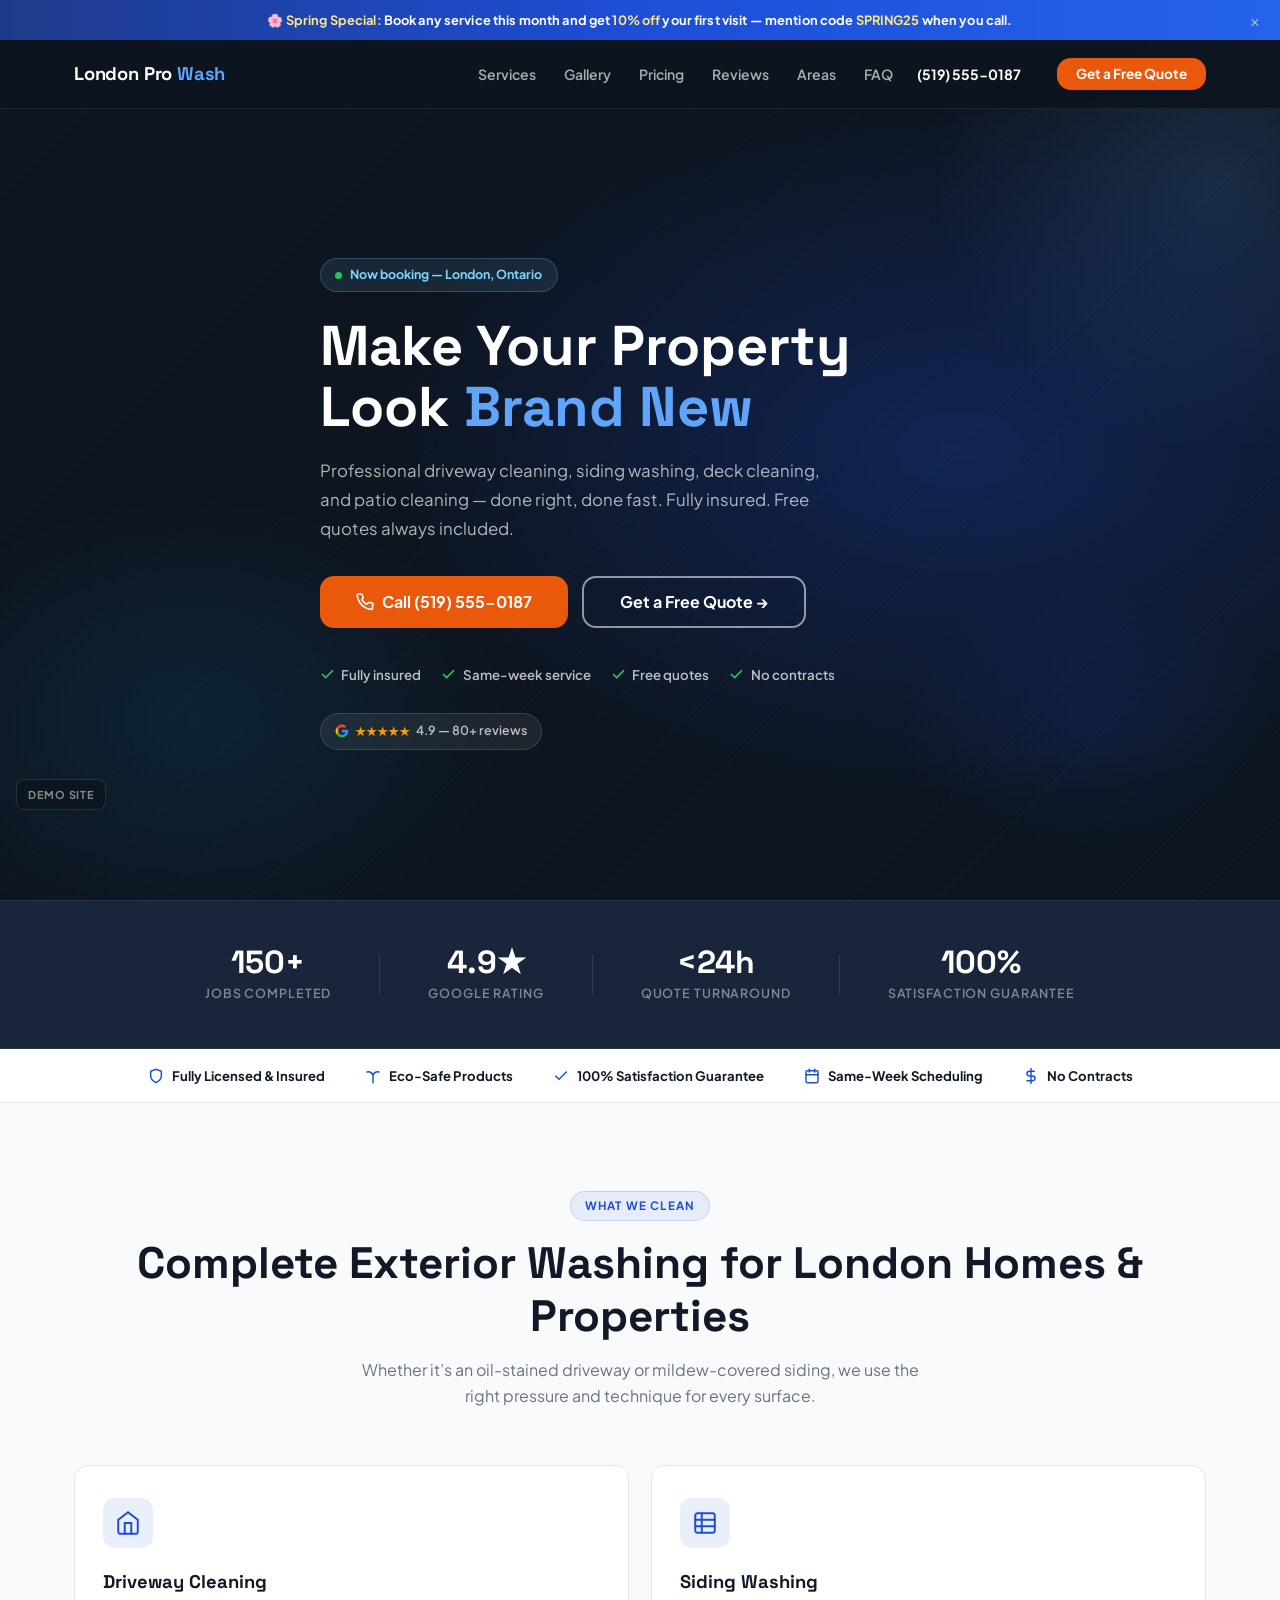
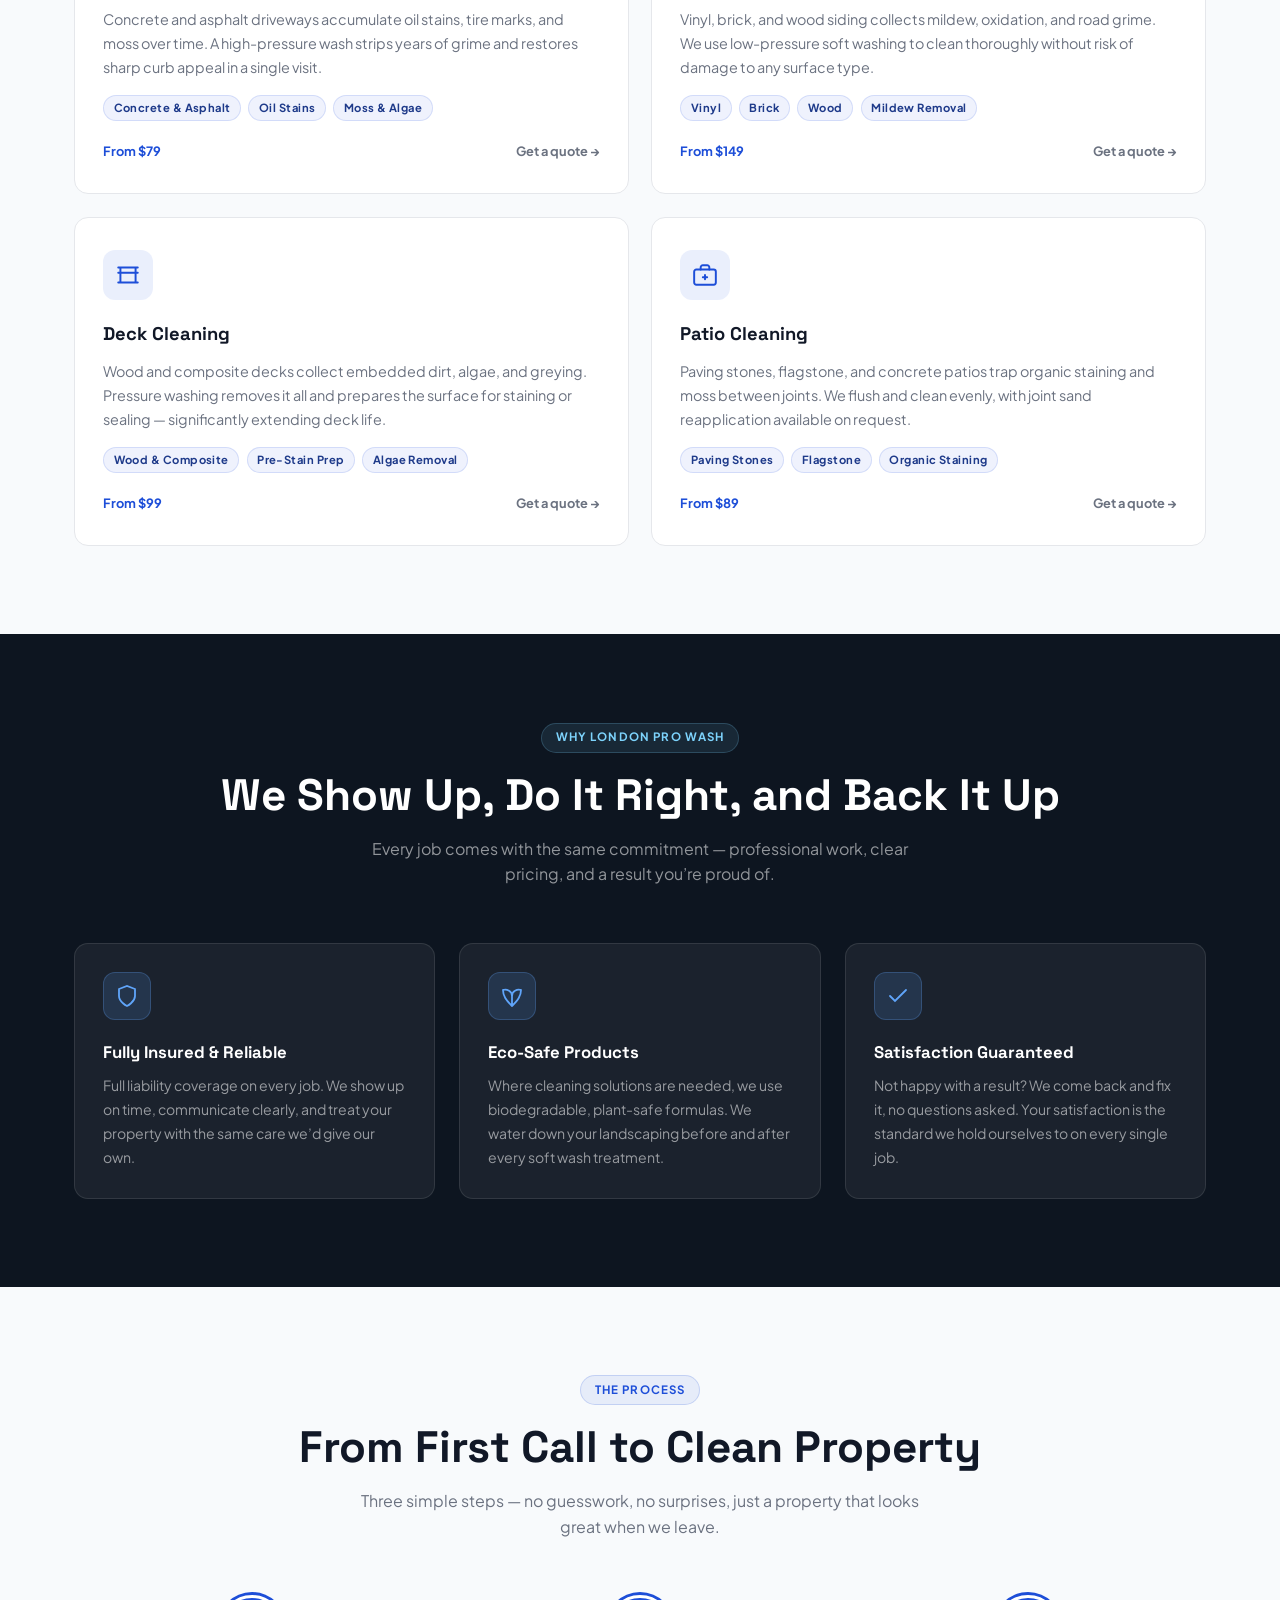
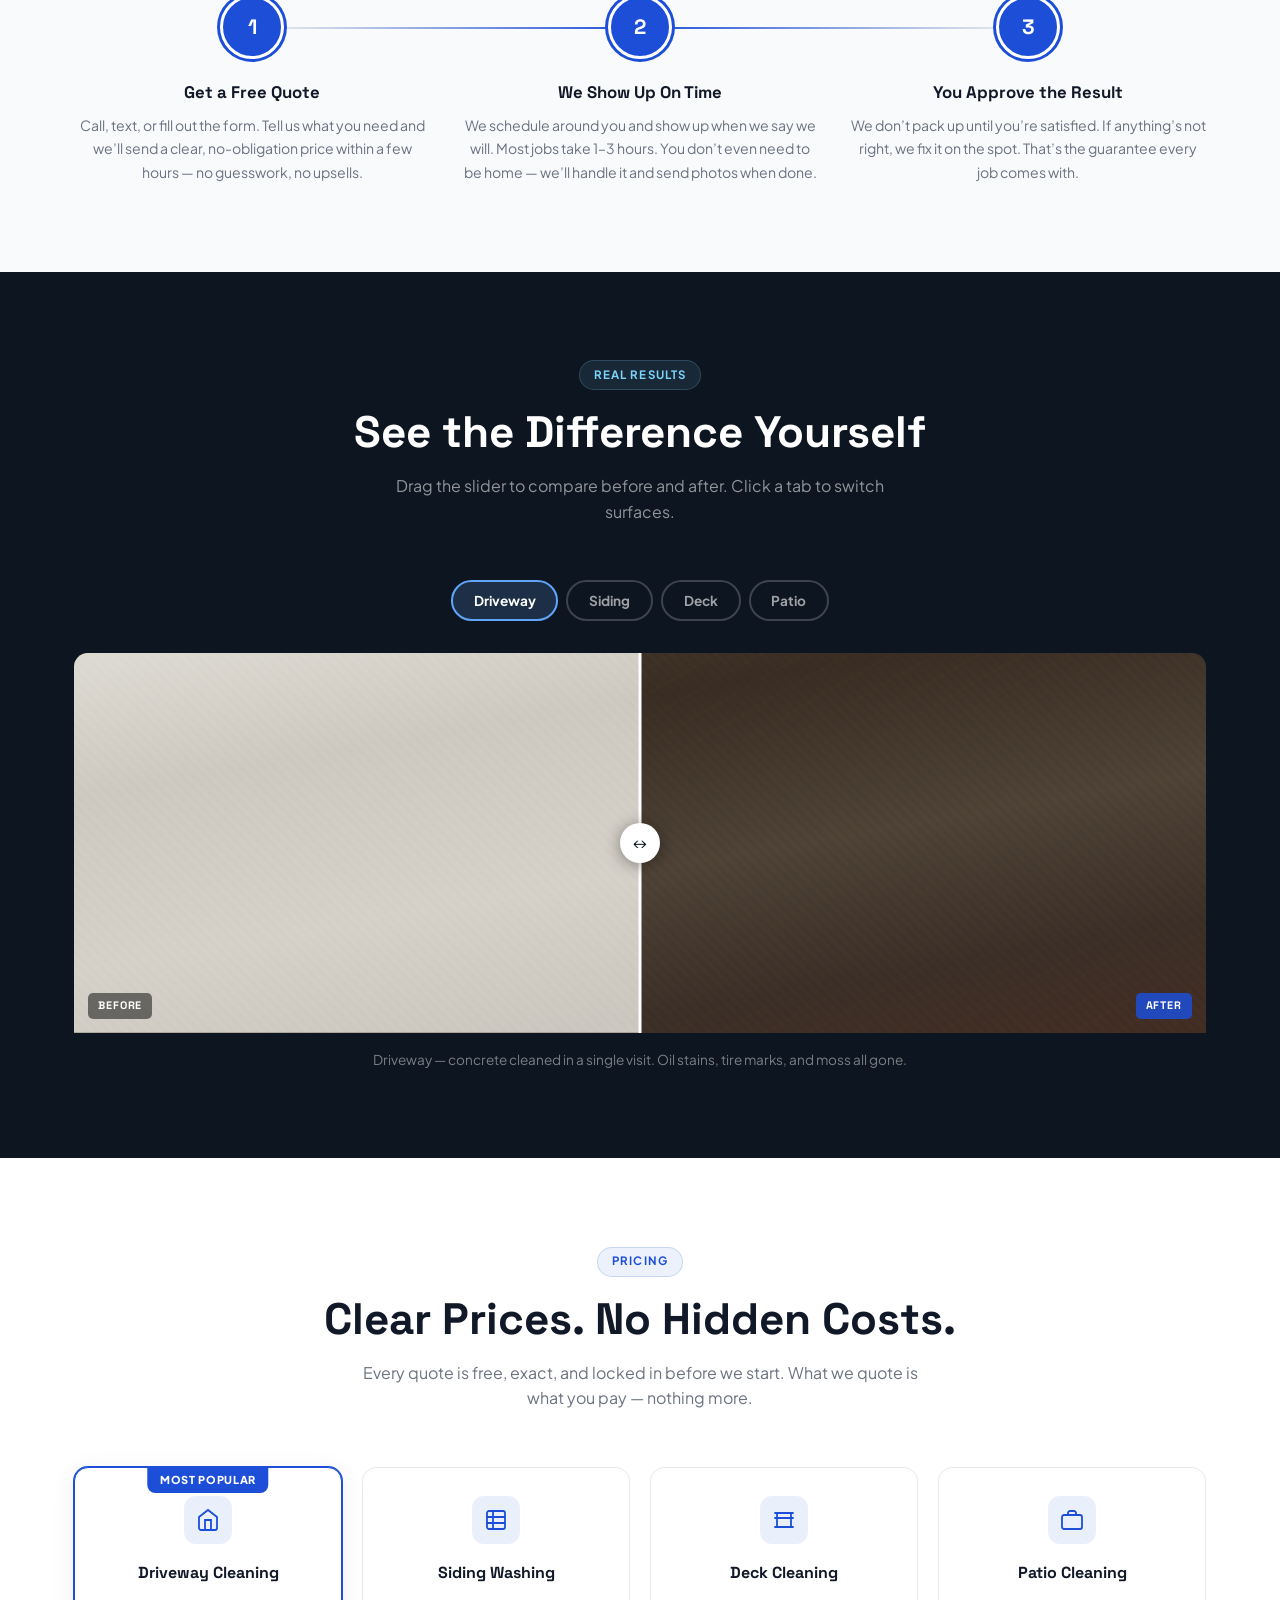
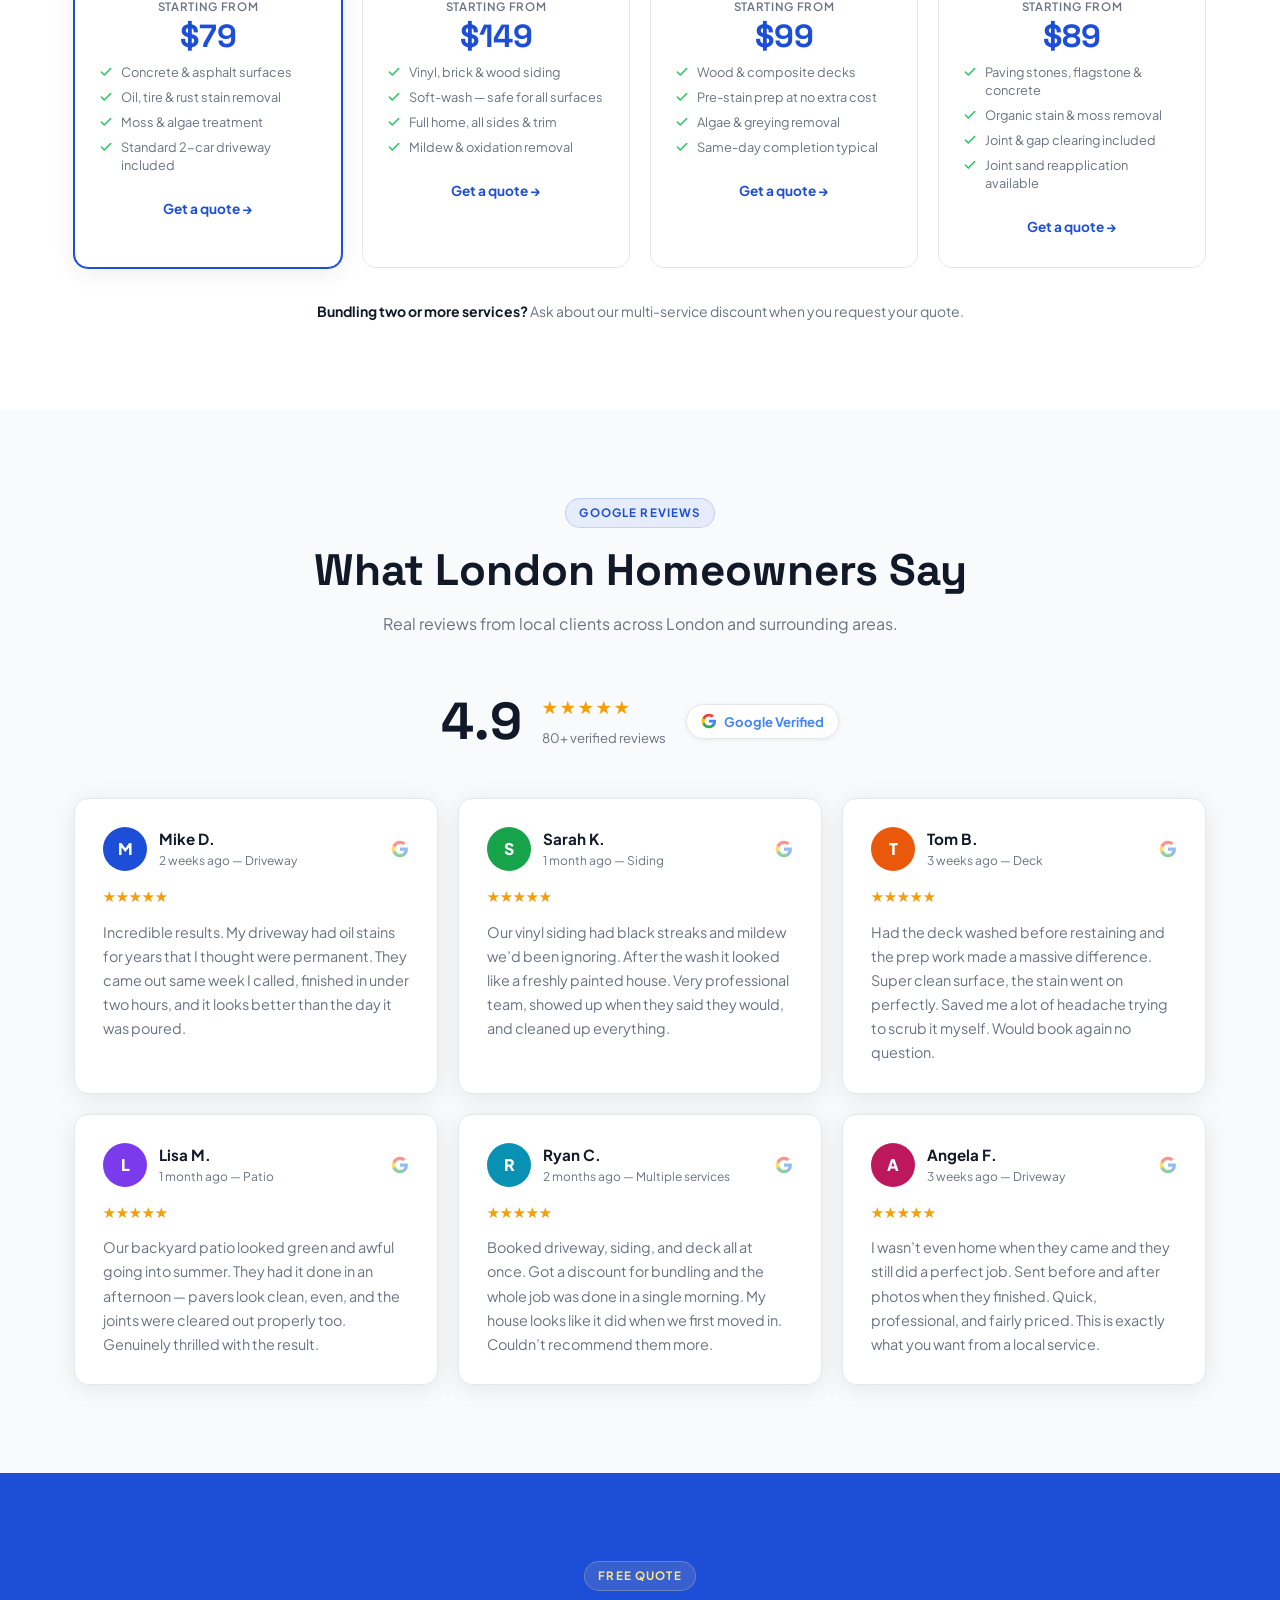
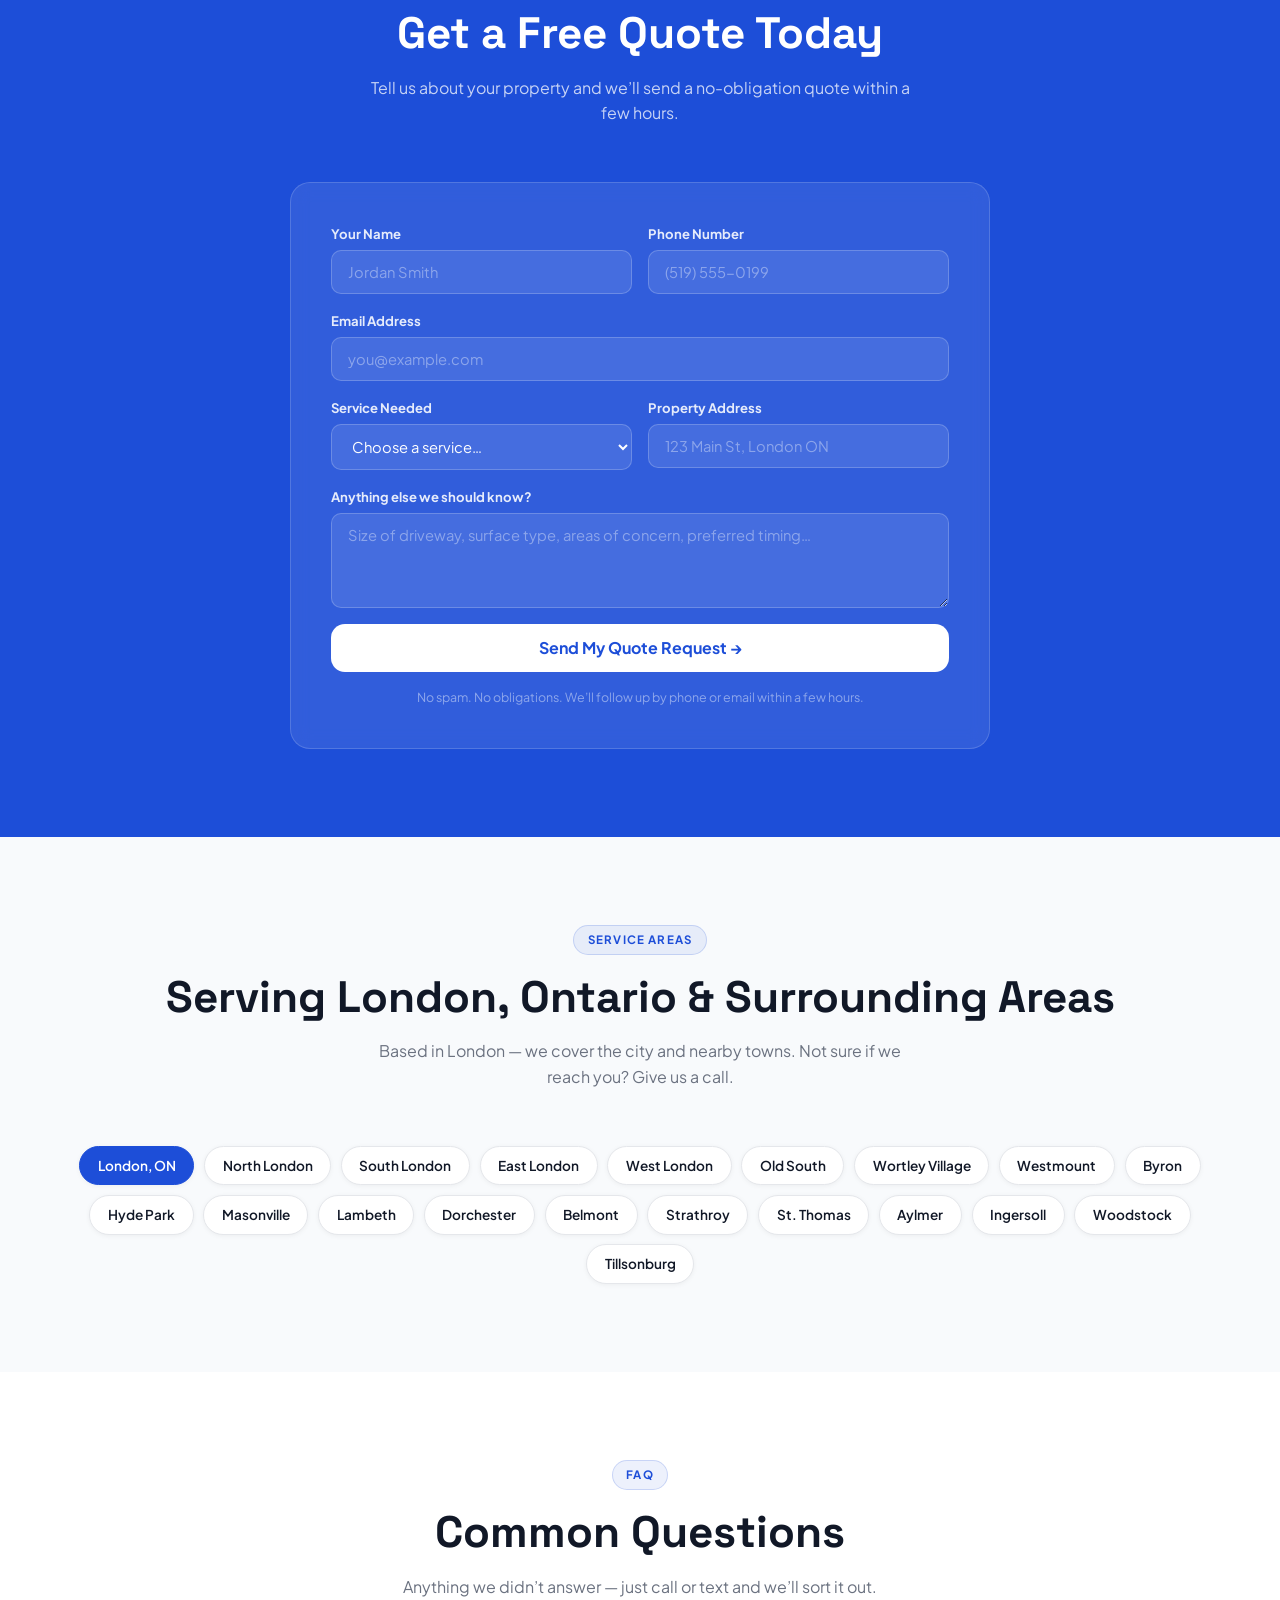
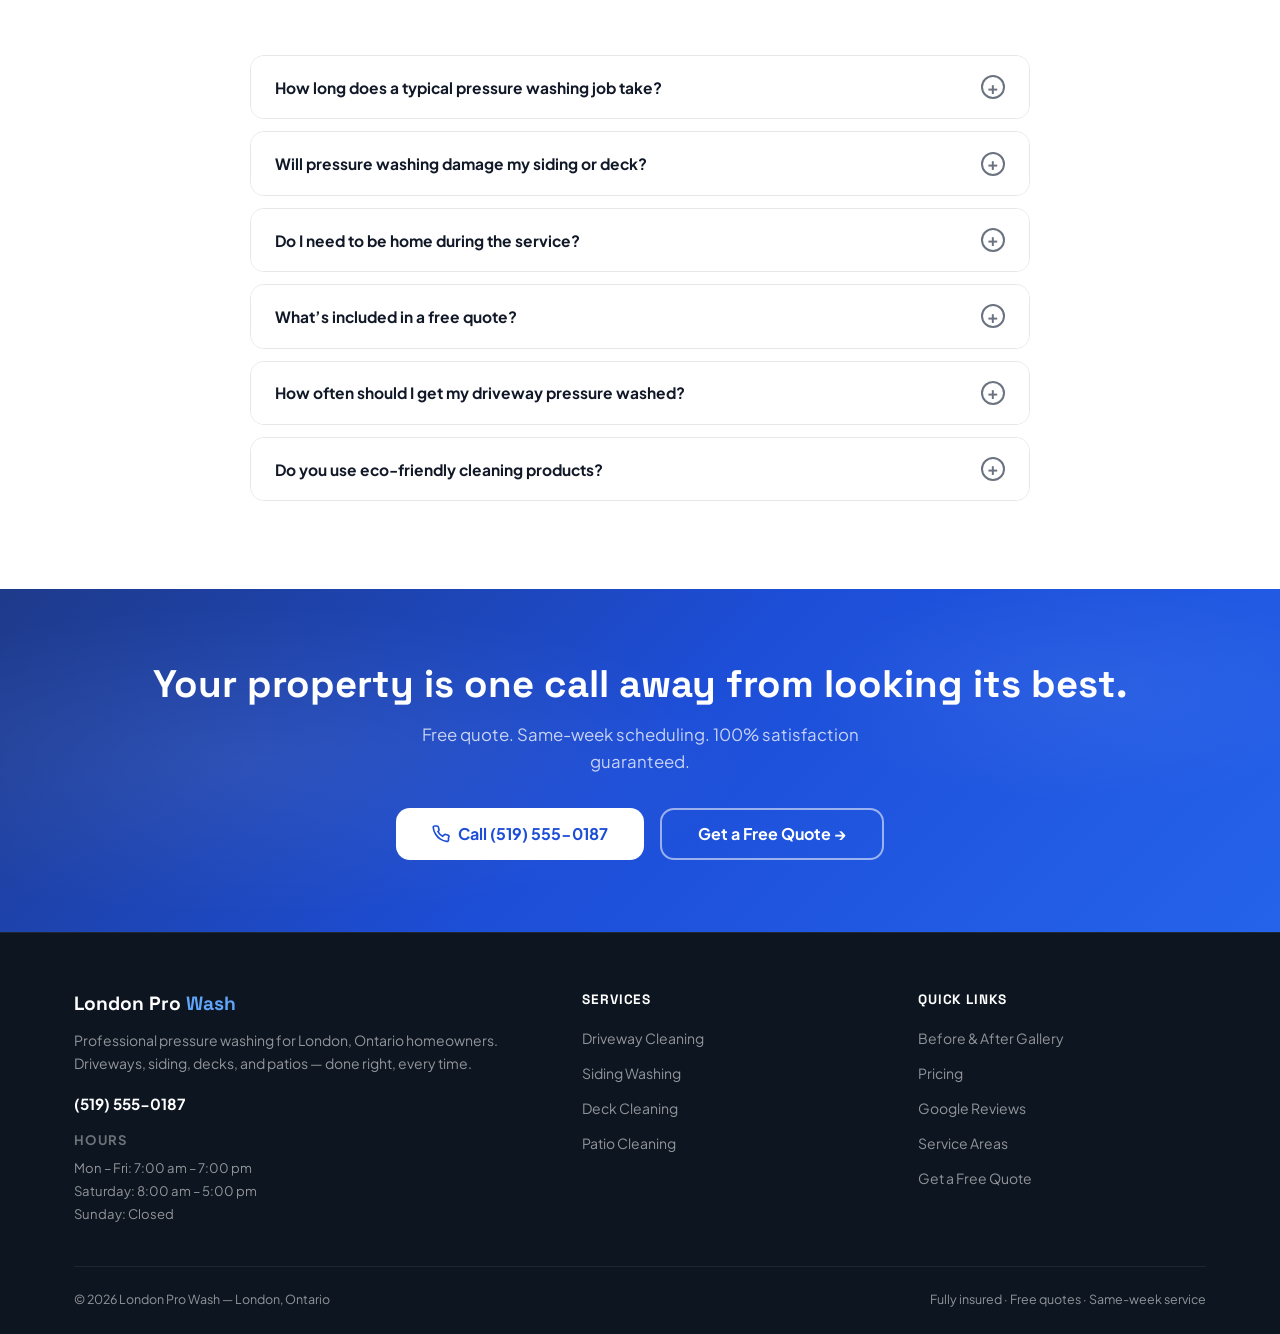
<file: index copy.html>
<!DOCTYPE html>
<html lang="en">
<head>
  <meta charset="UTF-8">
  <meta name="viewport" content="width=device-width, initial-scale=1.0">
  <title>London Pro Wash | Pressure Washing London, Ontario</title>
  <meta name="description" content="Professional pressure washing in London, Ontario. Driveway cleaning, siding washing, deck cleaning, and patio cleaning. Get a free quote today.">
  <link rel="preconnect" href="https://fonts.googleapis.com">
  <link rel="preconnect" href="https://fonts.gstatic.com" crossorigin>
  <link href="https://fonts.googleapis.com/css2?family=Plus+Jakarta+Sans:wght@400;500;600;700;800&family=Space+Grotesk:wght@500;600;700&display=swap" rel="stylesheet">
  <style>
    *, *::before, *::after { box-sizing: border-box; margin: 0; padding: 0; }

    :root {
      --blue:        #1d4ed8;
      --blue-dark:   #1e3a8a;
      --blue-light:  #60a5fa;
      --orange:      #ea580c;
      --orange-h:    #c2410c;
      --dark:        #0d1520;
      --dark-2:      #19253a;
      --text:        #111827;
      --muted:       #6b7280;
      --border:      #e5e7eb;
      --bg:          #f8fafc;
      --white:       #ffffff;
      --font-body:   'Plus Jakarta Sans', sans-serif;
      --font-head:   'Space Grotesk', sans-serif;
      --radius:      14px;
      --shadow:      0 4px 24px rgba(0,0,0,.08);
      --shadow-lg:   0 8px 40px rgba(0,0,0,.14);
    }

    html { scroll-behavior: smooth; }
    body { font-family: var(--font-body); color: var(--text); background: var(--white); line-height: 1.6; -webkit-font-smoothing: antialiased; }
    a { color: inherit; text-decoration: none; }
    ul { list-style: none; }
    button { cursor: pointer; font-family: inherit; border: none; background: none; }
    input, select, textarea { font-family: inherit; }

    .container { max-width: 1180px; margin: 0 auto; padding: 0 1.5rem; }
    .section { padding: 5.5rem 0; }
    .section--grey { background: var(--bg); }
    .section--dark { background: var(--dark); color: var(--white); }
    .section--blue { background: var(--blue); color: var(--white); }

    .label {
      display: inline-block;
      font-size: .72rem; font-weight: 700; letter-spacing: .1em; text-transform: uppercase;
      padding: .3rem .85rem; border-radius: 100px;
      margin-bottom: 1rem;
      color: var(--blue);
      background: rgba(29,78,216,.08);
      border: 1px solid rgba(29,78,216,.18);
    }
    .section--dark .label { color: #7dd3fc; background: rgba(125,211,252,.1); border-color: rgba(125,211,252,.2); }
    .section--blue .label { color: #fde68a; background: rgba(253,230,138,.12); border-color: rgba(253,230,138,.25); }

    .section__hd { text-align: center; margin-bottom: 3.5rem; }
    .section__hd h2 {
      font-family: var(--font-head);
      font-size: clamp(1.75rem, 3.5vw, 2.75rem);
      font-weight: 700; line-height: 1.2; margin-bottom: .9rem;
    }
    .section__hd p { font-size: 1rem; color: var(--muted); max-width: 560px; margin: 0 auto; }
    .section--dark .section__hd p { color: rgba(255,255,255,.55); }
    .section--blue .section__hd p { color: rgba(255,255,255,.75); }

    /* Buttons */
    .btn {
      display: inline-flex; align-items: center; gap: .5rem;
      font-size: .95rem; font-weight: 700; padding: .85rem 1.75rem;
      border-radius: var(--radius); transition: all .2s; white-space: nowrap; line-height: 1;
    }
    .btn--orange { background: var(--orange); color: #fff; }
    .btn--orange:hover { background: var(--orange-h); transform: translateY(-1px); box-shadow: 0 6px 20px rgba(234,88,12,.38); }
    .btn--blue { background: var(--blue); color: #fff; }
    .btn--blue:hover { background: var(--blue-dark); transform: translateY(-1px); box-shadow: 0 6px 20px rgba(29,78,216,.32); }
    .btn--ghost-white { border: 2px solid rgba(255,255,255,.55); color: #fff; }
    .btn--ghost-white:hover { background: rgba(255,255,255,.1); border-color: #fff; }
    .btn--ghost { border: 2px solid var(--border); color: var(--text); }
    .btn--ghost:hover { border-color: var(--blue); color: var(--blue); }
    .btn--lg { padding: 1rem 2.25rem; font-size: 1rem; }
    .btn--full { width: 100%; justify-content: center; }

    /* ==================== NAV ==================== */
    .nav {
      position: fixed; top: 40px; left: 0; right: 0; z-index: 1000;
      background: rgba(13,21,32,.96);
      backdrop-filter: blur(14px);
      border-bottom: 1px solid rgba(255,255,255,.07);
      transition: box-shadow .3s;
    }
    .nav.is-scrolled { box-shadow: 0 2px 20px rgba(0,0,0,.4); }
    .nav__inner { display: flex; align-items: center; gap: 1.5rem; height: 68px; }
    .nav__logo {
      font-family: var(--font-head); font-size: 1.15rem; font-weight: 700;
      color: #fff; flex-shrink: 0; letter-spacing: -.01em;
    }
    .nav__logo span { color: var(--blue-light); }
    .nav__links { display: flex; align-items: center; gap: 1.75rem; margin-left: auto; }
    .nav__links a { font-size: .875rem; font-weight: 600; color: rgba(255,255,255,.65); transition: color .2s; }
    .nav__links a:hover { color: #fff; }
    .nav__phone { font-size: .875rem; font-weight: 700; color: #fff; white-space: nowrap; }
    .nav__phone:hover { color: var(--blue-light); }
    .nav__cta-btn { margin-left: .75rem; padding: .6rem 1.2rem; font-size: .85rem; }
    .nav__burger { display: none; flex-direction: column; gap: 5px; padding: 4px; margin-left: auto; }
    .nav__burger span { display: block; width: 22px; height: 2px; background: #fff; border-radius: 2px; transition: all .3s; }
    .nav__burger.is-open span:nth-child(1) { transform: translateY(7px) rotate(45deg); }
    .nav__burger.is-open span:nth-child(2) { opacity: 0; }
    .nav__burger.is-open span:nth-child(3) { transform: translateY(-7px) rotate(-45deg); }

    .mobile-nav {
      display: none; position: fixed; top: 68px; left: 0; right: 0; z-index: 999;
      background: rgba(13,21,32,.98); backdrop-filter: blur(14px);
      border-bottom: 1px solid rgba(255,255,255,.1);
      padding: 1.5rem;
      flex-direction: column; gap: .75rem;
      transform: translateY(-8px); opacity: 0;
      transition: all .25s;
    }
    .mobile-nav.is-open { display: flex; transform: none; opacity: 1; }
    .mobile-nav a { font-size: 1rem; font-weight: 600; color: rgba(255,255,255,.75); padding: .5rem 0; border-bottom: 1px solid rgba(255,255,255,.07); }
    .mobile-nav a:last-child { border: none; }
    .mobile-nav .btn { margin-top: .5rem; }

    @media (max-width: 860px) {
      .nav__links, .nav__phone, .nav__cta-btn { display: none; }
      .nav__burger { display: flex; }
    }

    /* ==================== HERO ==================== */
    .hero {
      min-height: 100svh; display: flex; align-items: center;
      background: var(--dark); position: relative; overflow: hidden;
      padding: 108px 0 0;
    }
    .hero::before {
      content: '';
      position: absolute; inset: 0; pointer-events: none;
      background:
        radial-gradient(ellipse 70% 60% at 75% 50%, rgba(29,78,216,.28) 0%, transparent 65%),
        radial-gradient(ellipse 40% 55% at 95% 20%, rgba(96,165,250,.15) 0%, transparent 55%),
        radial-gradient(ellipse 45% 45% at 15% 80%, rgba(14,165,233,.1) 0%, transparent 55%),
        radial-gradient(ellipse 30% 30% at 85% 80%, rgba(29,78,216,.12) 0%, transparent 50%);
    }
    .hero::after {
      content: '';
      position: absolute; inset: 0; pointer-events: none;
      background: repeating-linear-gradient(
        -45deg,
        transparent, transparent 60px,
        rgba(255,255,255,.012) 60px, rgba(255,255,255,.012) 61px
      );
    }

    .hero__inner { position: relative; z-index: 1; }
    .hero__content { max-width: 640px; padding: 4rem 0; }
    .hero__badge {
      display: inline-flex; align-items: center; gap: .5rem;
      font-size: .78rem; font-weight: 700; color: #7dd3fc;
      background: rgba(125,211,252,.1); border: 1px solid rgba(125,211,252,.22);
      padding: .38rem .9rem; border-radius: 100px; margin-bottom: 1.4rem;
    }
    .hero__badge-dot {
      width: 7px; height: 7px; border-radius: 50%; background: #22c55e;
      animation: ping 2s ease-in-out infinite;
    }
    @keyframes ping {
      0%, 100% { opacity: 1; transform: scale(1); }
      50% { opacity: .5; transform: scale(1.35); }
    }
    .hero h1 {
      font-family: var(--font-head);
      font-size: clamp(2.1rem, 5vw, 3.5rem);
      font-weight: 700; color: #fff; line-height: 1.1; margin-bottom: 1.2rem;
    }
    .hero h1 span { color: var(--blue-light); }
    .hero__sub {
      font-size: clamp(.95rem, 1.5vw, 1.05rem);
      color: rgba(255,255,255,.68); line-height: 1.72; margin-bottom: 2rem; max-width: 510px;
    }
    .hero__actions { display: flex; gap: .9rem; flex-wrap: wrap; margin-bottom: 2.25rem; }
    .hero__trust { display: flex; flex-wrap: wrap; gap: 1.25rem; }
    .hero__trust-item {
      display: flex; align-items: center; gap: .4rem;
      font-size: .83rem; font-weight: 600; color: rgba(255,255,255,.72);
    }
    .hero__trust-item .check { color: #22c55e; flex-shrink: 0; }

    @media (max-width: 560px) { .hero__actions { flex-direction: column; } .hero__actions .btn { justify-content: center; } }

    /* ==================== STATS STRIP ==================== */
    .stats-strip {
      background: var(--dark-2);
      border-top: 1px solid rgba(255,255,255,.07);
      border-bottom: 1px solid rgba(255,255,255,.07);
      padding: 2rem 0;
    }
    .stats-row {
      display: flex; align-items: center; justify-content: center;
      gap: 0; flex-wrap: wrap;
    }
    .stat-item {
      display: flex; flex-direction: column; align-items: center;
      padding: .75rem 3rem; text-align: center;
    }
    .stat-num {
      font-family: var(--font-head); font-size: 2rem; font-weight: 700;
      color: #fff; line-height: 1.1;
    }
    .stat-lbl { font-size: .78rem; font-weight: 600; color: rgba(255,255,255,.45); margin-top: .25rem; text-transform: uppercase; letter-spacing: .07em; }
    .stat-sep { width: 1px; height: 2.5rem; background: rgba(255,255,255,.1); flex-shrink: 0; }
    @media (max-width: 640px) {
      .stat-item { padding: .75rem 1.5rem; }
      .stat-sep { display: none; }
      .stats-row { gap: .5rem; }
    }

    /* ==================== SERVICES ==================== */
    .services-grid {
      display: grid; grid-template-columns: repeat(2, 1fr); gap: 1.4rem;
    }
    @media (max-width: 620px) { .services-grid { grid-template-columns: 1fr; } }

    .service-card {
      background: var(--white); border: 1px solid var(--border);
      border-radius: var(--radius); padding: 2rem 1.75rem;
      transition: all .25s; position: relative;
    }
    .service-card:hover {
      border-color: var(--blue-light);
      box-shadow: 0 0 0 1px var(--blue-light), var(--shadow-lg);
      transform: translateY(-3px);
    }
    .service-card__icon {
      width: 50px; height: 50px; border-radius: 12px;
      background: rgba(29,78,216,.09);
      display: flex; align-items: center; justify-content: center;
      color: var(--blue); margin-bottom: 1.2rem;
    }
    .service-card h3 {
      font-family: var(--font-head); font-size: 1.15rem; font-weight: 700;
      margin-bottom: .65rem;
    }
    .service-card p { font-size: .9rem; color: var(--muted); line-height: 1.68; margin-bottom: 1rem; }
    .service-card__tags { display: flex; flex-wrap: wrap; gap: .45rem; }
    .service-card__tag {
      font-size: .7rem; font-weight: 700; letter-spacing: .04em;
      color: var(--blue-dark); background: rgba(29,78,216,.07);
      border: 1px solid rgba(29,78,216,.14);
      padding: .18rem .6rem; border-radius: 100px;
    }

    /* ==================== WHY US ==================== */
    .why-grid {
      display: grid; grid-template-columns: repeat(3, 1fr); gap: 1.5rem;
    }
    @media (max-width: 720px) { .why-grid { grid-template-columns: 1fr; } }

    .why-card {
      background: rgba(255,255,255,.06); border: 1px solid rgba(255,255,255,.1);
      border-radius: var(--radius); padding: 1.75rem;
      transition: border-color .25s, background .25s;
    }
    .why-card:hover { background: rgba(255,255,255,.09); border-color: rgba(96,165,250,.35); }
    .why-card__icon {
      width: 48px; height: 48px; border-radius: 12px;
      background: rgba(96,165,250,.15); border: 1px solid rgba(96,165,250,.25);
      display: flex; align-items: center; justify-content: center;
      color: var(--blue-light); margin-bottom: 1.2rem;
    }
    .why-card h3 { font-family: var(--font-head); font-size: 1.05rem; font-weight: 700; color: #fff; margin-bottom: .5rem; }
    .why-card p { font-size: .88rem; color: rgba(255,255,255,.55); line-height: 1.7; }

    /* ==================== PROCESS ==================== */
    .process-grid {
      display: grid; grid-template-columns: repeat(3, 1fr); gap: 2rem;
      position: relative;
    }
    .process-grid::before {
      content: '';
      position: absolute; top: 2rem; left: calc(16.66% + 1rem); right: calc(16.66% + 1rem);
      height: 2px;
      background: linear-gradient(to right, var(--border), var(--blue), var(--border));
      z-index: 0;
    }
    @media (max-width: 680px) {
      .process-grid { grid-template-columns: 1fr; gap: 1.5rem; }
      .process-grid::before { display: none; }
    }
    .process-step { text-align: center; position: relative; z-index: 1; }
    .process-step__num {
      width: 4rem; height: 4rem; border-radius: 50%;
      background: var(--blue); color: #fff;
      font-family: var(--font-head); font-size: 1.3rem; font-weight: 700;
      display: flex; align-items: center; justify-content: center;
      margin: 0 auto 1.25rem; border: 3px solid var(--white);
      box-shadow: 0 0 0 3px var(--blue);
    }
    .process-step h3 { font-family: var(--font-head); font-size: 1.05rem; font-weight: 700; margin-bottom: .5rem; }
    .process-step p { font-size: .88rem; color: var(--muted); line-height: 1.65; }

    /* ==================== GALLERY ==================== */
    .gallery-tabs {
      display: flex; gap: .5rem; flex-wrap: wrap;
      justify-content: center; margin-bottom: 2rem;
    }
    .gallery-tab {
      font-size: .85rem; font-weight: 700;
      padding: .6rem 1.3rem; border-radius: 100px;
      border: 2px solid rgba(255,255,255,.2); color: rgba(255,255,255,.6);
      transition: all .2s;
    }
    .gallery-tab:hover { border-color: rgba(255,255,255,.5); color: #fff; }
    .gallery-tab.active { border-color: var(--blue-light); color: #fff; background: rgba(96,165,250,.18); }

    .ba-wrap { position: relative; border-radius: var(--radius); overflow: hidden; user-select: none; }
    .ba-track { position: relative; height: 380px; }
    @media (max-width: 640px) { .ba-track { height: 240px; } }
    .ba-before, .ba-after { position: absolute; inset: 0; }
    .ba-after { clip-path: inset(0 50% 0 0); }

    .ba-before.driveway { background: repeating-linear-gradient(45deg,transparent,transparent 4px,rgba(0,0,0,.04) 4px,rgba(0,0,0,.04) 8px), repeating-linear-gradient(-30deg,rgba(90,60,20,.1) 0,rgba(90,60,20,.1) 2px,transparent 2px,transparent 22px), linear-gradient(170deg,#4a3e30 0%,#3a2e24 25%,#504438 55%,#3c3028 80%,#442e24 100%); }
    .ba-after.driveway { background: repeating-linear-gradient(45deg,transparent,transparent 4px,rgba(255,255,255,.04) 4px,rgba(255,255,255,.04) 8px), linear-gradient(170deg,#dddad2 0%,#ccc8c0 25%,#d4d0c8 55%,#cac6be 80%,#d2cec6 100%); }

    .ba-before.siding { background: repeating-linear-gradient(0deg,transparent,transparent 18px,rgba(0,0,0,.12) 18px,rgba(0,0,0,.12) 20px), repeating-linear-gradient(90deg,transparent,transparent 60px,rgba(60,50,20,.06) 60px,rgba(60,50,20,.06) 62px), linear-gradient(120deg,#5c6060 0%,#484e50 30%,#525858 60%,#4c5254 100%); }
    .ba-after.siding { background: repeating-linear-gradient(0deg,transparent,transparent 18px,rgba(0,0,0,.04) 18px,rgba(0,0,0,.04) 20px), repeating-linear-gradient(90deg,transparent,transparent 60px,rgba(0,0,0,.02) 60px,rgba(0,0,0,.02) 62px), linear-gradient(120deg,#f2f2f0 0%,#eaeae8 30%,#ededeb 60%,#e8e8e6 100%); }

    .ba-before.deck { background: repeating-linear-gradient(90deg,transparent,transparent 18px,rgba(0,0,0,.1) 18px,rgba(0,0,0,.1) 20px), linear-gradient(170deg,#3c2e1a 0%,#302416 30%,#3a2c18 55%,#2e2210 80%,#382a18 100%); }
    .ba-after.deck { background: repeating-linear-gradient(90deg,transparent,transparent 18px,rgba(0,0,0,.07) 18px,rgba(0,0,0,.07) 20px), linear-gradient(170deg,#c4924a 0%,#b8843e 30%,#bc8a44 55%,#b07e3c 80%,#ba8642 100%); }

    .ba-before.patio { background: repeating-linear-gradient(0deg,transparent,transparent 28px,rgba(0,0,0,.14) 28px,rgba(0,0,0,.14) 30px), repeating-linear-gradient(90deg,transparent,transparent 28px,rgba(0,0,0,.14) 28px,rgba(0,0,0,.14) 30px), linear-gradient(135deg,#4e5438 0%,#424838 30%,#505642 60%,#3e4434 100%); }
    .ba-after.patio { background: repeating-linear-gradient(0deg,transparent,transparent 28px,rgba(0,0,0,.05) 28px,rgba(0,0,0,.05) 30px), repeating-linear-gradient(90deg,transparent,transparent 28px,rgba(0,0,0,.05) 28px,rgba(0,0,0,.05) 30px), linear-gradient(135deg,#d4c8b0 0%,#ccc0a8 30%,#d0c4ac 60%,#c8bca4 100%); }

    .ba-tag {
      position: absolute; bottom: 14px; z-index: 4;
      font-family: var(--font-head); font-size: .68rem; font-weight: 700; letter-spacing: .09em; text-transform: uppercase;
      padding: .26rem .6rem; border-radius: 5px; color: #fff;
    }
    .ba-tag--before { left: 14px; background: rgba(0,0,0,.5); }
    .ba-tag--after { right: 14px; background: rgba(29,78,216,.85); }
    .ba-line { position: absolute; top: 0; bottom: 0; left: 50%; width: 3px; background: #fff; transform: translateX(-50%); z-index: 3; pointer-events: none; }
    .ba-handle {
      position: absolute; top: 50%; left: 50%; transform: translate(-50%,-50%);
      width: 40px; height: 40px; background: #fff; border-radius: 50%;
      display: flex; align-items: center; justify-content: center;
      color: var(--dark); font-size: .85rem; box-shadow: 0 2px 16px rgba(0,0,0,.4);
      z-index: 4; pointer-events: none;
    }
    .ba-range {
      -webkit-appearance: none; appearance: none;
      position: absolute; inset: 0; width: 100%; height: 100%;
      opacity: 0; cursor: ew-resize; z-index: 5; margin: 0;
    }
    .ba-caption { text-align: center; margin-top: 1rem; font-size: .85rem; color: rgba(255,255,255,.45); }

    /* ==================== PRICING ==================== */
    .pricing-grid {
      display: grid; grid-template-columns: repeat(4, 1fr); gap: 1.25rem;
    }
    @media (max-width: 860px) { .pricing-grid { grid-template-columns: repeat(2, 1fr); } }
    @media (max-width: 480px) { .pricing-grid { grid-template-columns: 1fr; } }

    .pricing-card {
      background: var(--white); border: 1px solid var(--border);
      border-radius: var(--radius); padding: 1.75rem 1.5rem;
      transition: all .25s; text-align: center;
    }
    .pricing-card:hover {
      border-color: var(--blue);
      box-shadow: 0 0 0 1px var(--blue), var(--shadow-lg);
      transform: translateY(-3px);
    }
    .pricing-card__icon {
      width: 48px; height: 48px; border-radius: 12px;
      background: rgba(29,78,216,.09);
      display: flex; align-items: center; justify-content: center;
      color: var(--blue); margin: 0 auto 1rem;
    }
    .pricing-card h3 { font-family: var(--font-head); font-size: 1rem; font-weight: 700; margin-bottom: .75rem; }
    .pricing-card__from { font-size: .72rem; font-weight: 600; color: var(--muted); text-transform: uppercase; letter-spacing: .06em; display: block; margin-bottom: .25rem; }
    .pricing-card__price { font-family: var(--font-head); font-size: 2rem; font-weight: 700; color: var(--blue); line-height: 1; margin-bottom: .75rem; }
    .pricing-card p { font-size: .82rem; color: var(--muted); line-height: 1.6; margin-bottom: 1.25rem; }
    .pricing-card a { font-size: .85rem; font-weight: 700; color: var(--blue); display: inline-flex; align-items: center; gap: .3rem; }
    .pricing-card a:hover { color: var(--blue-dark); }
    .pricing-note { text-align: center; margin-top: 2rem; font-size: .875rem; color: var(--muted); }
    .pricing-note strong { color: var(--text); }

    /* ==================== REVIEWS ==================== */
    .reviews-summary { display: flex; align-items: center; gap: 1.25rem; justify-content: center; margin-bottom: 3rem; flex-wrap: wrap; }
    .reviews-score { font-family: var(--font-head); font-size: 3.25rem; font-weight: 700; line-height: 1; }
    .reviews-meta { text-align: left; }
    .reviews-stars { color: #f59e0b; font-size: 1.1rem; letter-spacing: 2px; display: block; margin-bottom: .2rem; }
    .reviews-count { font-size: .82rem; color: var(--muted); }
    .google-badge {
      display: flex; align-items: center; gap: .45rem;
      font-size: .82rem; font-weight: 700; color: #4285f4;
      background: var(--white); border: 1px solid var(--border);
      padding: .4rem .85rem; border-radius: 100px;
      box-shadow: 0 1px 5px rgba(0,0,0,.07);
    }

    .reviews-grid { display: grid; grid-template-columns: repeat(3, 1fr); gap: 1.25rem; }
    @media (max-width: 860px) { .reviews-grid { grid-template-columns: repeat(2, 1fr); } }
    @media (max-width: 560px) { .reviews-grid { grid-template-columns: 1fr; } }

    .review-card {
      background: var(--white); border: 1px solid var(--border);
      border-radius: var(--radius); padding: 1.75rem;
      box-shadow: var(--shadow); transition: transform .25s, box-shadow .25s;
    }
    .review-card:hover { transform: translateY(-2px); box-shadow: var(--shadow-lg); }
    .review-card__hd { display: flex; align-items: center; gap: .75rem; margin-bottom: .9rem; }
    .review-card__avatar {
      width: 44px; height: 44px; border-radius: 50%;
      display: flex; align-items: center; justify-content: center;
      font-weight: 800; font-size: 1rem; color: #fff; flex-shrink: 0;
    }
    .review-card__name { font-weight: 700; font-size: .95rem; }
    .review-card__date { font-size: .75rem; color: var(--muted); }
    .review-card__stars { color: #f59e0b; font-size: .9rem; margin-bottom: .7rem; }
    .review-card__text { font-size: .9rem; color: var(--muted); line-height: 1.68; }

    /* ==================== QUOTE FORM ==================== */
    .quote-wrap {
      max-width: 700px; margin: 0 auto;
      background: rgba(255,255,255,.09); backdrop-filter: blur(10px);
      border: 1px solid rgba(255,255,255,.16); border-radius: 20px; padding: 2.5rem;
    }
    .form-row { display: grid; grid-template-columns: 1fr 1fr; gap: 1rem; }
    @media (max-width: 520px) { .form-row { grid-template-columns: 1fr; } }
    .form-field { display: flex; flex-direction: column; gap: .38rem; margin-bottom: 1rem; }
    .form-field label { font-size: .82rem; font-weight: 700; color: rgba(255,255,255,.88); }
    .form-field input, .form-field select, .form-field textarea {
      background: rgba(255,255,255,.1); border: 1px solid rgba(255,255,255,.2);
      border-radius: 10px; padding: .75rem 1rem;
      color: #fff; font-size: .92rem; outline: none; transition: all .2s;
    }
    .form-field input::placeholder, .form-field textarea::placeholder { color: rgba(255,255,255,.38); }
    .form-field select option { background: #1e3a8a; color: #fff; }
    .form-field input:focus, .form-field select:focus, .form-field textarea:focus {
      border-color: rgba(255,255,255,.5); background: rgba(255,255,255,.15);
      box-shadow: 0 0 0 3px rgba(255,255,255,.09);
    }
    .form-field textarea { resize: vertical; min-height: 95px; }
    .form-note { font-size: .78rem; color: rgba(255,255,255,.45); text-align: center; margin-top: 1rem; }
    .form-success {
      display: none; text-align: center; padding: 2rem 0;
    }
    .form-success__icon { font-size: 2.5rem; margin-bottom: 1rem; }
    .form-success h3 { font-family: var(--font-head); font-size: 1.4rem; color: #fff; margin-bottom: .5rem; }
    .form-success p { color: rgba(255,255,255,.6); font-size: .95rem; }

    /* ==================== AREAS ==================== */
    .areas-wrap { display: flex; flex-wrap: wrap; gap: .6rem; justify-content: center; }
    .area-pill {
      font-size: .85rem; font-weight: 600;
      padding: .5rem 1.1rem; border-radius: 100px;
      background: var(--white); border: 1px solid var(--border); color: var(--text);
      box-shadow: 0 1px 5px rgba(0,0,0,.05); transition: all .2s; cursor: default;
    }
    .area-pill:hover { border-color: var(--blue); color: var(--blue); transform: translateY(-1px); box-shadow: var(--shadow); }
    .area-pill--main { background: var(--blue); color: #fff; border-color: var(--blue); }
    .area-pill--main:hover { background: var(--blue-dark); border-color: var(--blue-dark); color: #fff; }

    /* ==================== FAQ ==================== */
    .faq-list { max-width: 780px; margin: 0 auto; display: flex; flex-direction: column; gap: .75rem; }
    .faq-item { border: 1px solid var(--border); border-radius: var(--radius); overflow: hidden; transition: border-color .2s; }
    .faq-item.open { border-color: var(--blue); }
    .faq-q {
      width: 100%; text-align: left; display: flex; align-items: center;
      justify-content: space-between; gap: 1rem;
      padding: 1.2rem 1.5rem; font-size: .97rem; font-weight: 700; color: var(--text);
      background: var(--white); transition: color .2s;
    }
    .faq-q:hover { color: var(--blue); }
    .faq-item.open .faq-q { color: var(--blue); }
    .faq-icon {
      flex-shrink: 0; width: 24px; height: 24px; border-radius: 50%;
      border: 2px solid currentColor; display: flex; align-items: center; justify-content: center;
      font-size: 1.1rem; line-height: 1; transition: transform .3s; color: var(--muted);
    }
    .faq-item.open .faq-icon { transform: rotate(45deg); color: var(--blue); }
    .faq-a {
      max-height: 0; overflow: hidden; transition: max-height .35s ease;
      background: var(--white); font-size: .92rem; color: var(--muted); line-height: 1.72;
    }
    .faq-a-inner { padding: 0 1.5rem 1.4rem; }
    .faq-item.open .faq-a { max-height: 400px; }

    /* ==================== CTA STRIP ==================== */
    .cta-strip {
      background: linear-gradient(135deg, var(--blue-dark) 0%, var(--blue) 50%, #2563eb 100%);
      padding: 4.5rem 0; text-align: center; position: relative; overflow: hidden;
    }
    .cta-strip::before {
      content: '';
      position: absolute; inset: 0; pointer-events: none;
      background:
        radial-gradient(ellipse 60% 70% at 20% 50%, rgba(255,255,255,.07) 0%, transparent 65%),
        radial-gradient(ellipse 40% 60% at 85% 30%, rgba(255,255,255,.05) 0%, transparent 55%);
    }
    .cta-strip__inner { position: relative; z-index: 1; }
    .cta-strip h2 {
      font-family: var(--font-head); font-size: clamp(1.6rem, 3.5vw, 2.4rem);
      font-weight: 700; color: #fff; margin-bottom: .9rem; line-height: 1.2;
    }
    .cta-strip p { font-size: 1.05rem; color: rgba(255,255,255,.75); margin-bottom: 2rem; max-width: 520px; margin-left: auto; margin-right: auto; }
    .cta-strip__actions { display: flex; gap: 1rem; justify-content: center; flex-wrap: wrap; }
    .btn--white { background: #fff; color: var(--blue); }
    .btn--white:hover { background: rgba(255,255,255,.9); transform: translateY(-1px); box-shadow: 0 6px 24px rgba(0,0,0,.2); }

    /* ==================== FOOTER ==================== */
    .footer {
      background: var(--dark); color: rgba(255,255,255,.55);
      padding: 3.5rem 0 1.5rem;
      border-top: 1px solid rgba(255,255,255,.07);
    }
    .footer__grid { display: grid; grid-template-columns: 1.6fr 1fr 1fr; gap: 3rem; margin-bottom: 2.5rem; }
    @media (max-width: 640px) { .footer__grid { grid-template-columns: 1fr; gap: 2rem; } }
    .footer__logo { font-family: var(--font-head); font-size: 1.2rem; font-weight: 700; color: #fff; display: block; margin-bottom: .6rem; }
    .footer__logo span { color: var(--blue-light); }
    .footer__desc { font-size: .875rem; line-height: 1.65; margin-bottom: 1rem; }
    .footer__phone { font-size: .95rem; font-weight: 700; color: #fff; }
    .footer__phone:hover { color: var(--blue-light); }
    .footer__col h4 { font-family: var(--font-head); color: #fff; font-size: .85rem; margin-bottom: .9rem; text-transform: uppercase; letter-spacing: .06em; }
    .footer__col ul { display: flex; flex-direction: column; gap: .6rem; }
    .footer__col a { font-size: .875rem; transition: color .2s; }
    .footer__col a:hover { color: #fff; }
    .footer__bottom {
      border-top: 1px solid rgba(255,255,255,.07); padding-top: 1.4rem;
      display: flex; justify-content: space-between; flex-wrap: wrap; gap: .5rem;
      font-size: .78rem;
    }

    /* ==================== MOBILE STICKY BAR ==================== */
    .mob-bar {
      display: none; position: fixed; bottom: 0; left: 0; right: 0; z-index: 950;
      background: rgba(13,21,32,.97); border-top: 1px solid rgba(255,255,255,.1);
      padding: .75rem 1rem; gap: .75rem;
    }
    @media (max-width: 768px) { .mob-bar { display: flex; } }
    .mob-bar a {
      flex: 1; text-align: center; padding: .8rem; border-radius: 10px;
      font-weight: 700; font-size: .875rem; transition: all .2s;
    }
    .mob-bar__call { background: var(--blue); color: #fff; }
    .mob-bar__call:hover { background: var(--blue-dark); }
    .mob-bar__text { background: var(--orange); color: #fff; }
    .mob-bar__text:hover { background: var(--orange-h); }
    @media (max-width: 768px) { body { padding-bottom: 70px; } }

    /* ==================== SCROLL TO TOP ==================== */
    .scroll-top {
      position: fixed; bottom: 90px; right: 1.25rem; z-index: 800;
      width: 42px; height: 42px; border-radius: 50%;
      background: var(--dark-2); border: 1px solid rgba(255,255,255,.15);
      color: rgba(255,255,255,.7); display: flex; align-items: center; justify-content: center;
      box-shadow: 0 4px 16px rgba(0,0,0,.35);
      opacity: 0; transform: translateY(8px);
      transition: opacity .3s, transform .3s, background .2s;
      pointer-events: none;
    }
    .scroll-top.visible { opacity: 1; transform: none; pointer-events: auto; }
    .scroll-top:hover { background: var(--blue); color: #fff; }
    @media (max-width: 768px) { .scroll-top { bottom: 80px; } }

    /* ==================== DEMO BADGE ==================== */
    .demo-chip {
      position: fixed; bottom: 90px; left: 16px; z-index: 800;
      background: rgba(13,21,32,.92); backdrop-filter: blur(8px);
      border: 1px solid rgba(255,255,255,.12); color: rgba(255,255,255,.5);
      font-size: .68rem; font-weight: 700; letter-spacing: .08em; text-transform: uppercase;
      padding: .35rem .7rem; border-radius: 8px; pointer-events: none;
    }
    @media (max-width: 768px) { .demo-chip { bottom: 80px; } }

    /* ==================== SCROLL REVEAL ==================== */
    .reveal { opacity: 0; transform: translateY(22px); transition: opacity .6s ease, transform .6s ease; }
    .reveal.on { opacity: 1; transform: none; }
    .reveal-group .reveal:nth-child(2) { transition-delay: .1s; }
    .reveal-group .reveal:nth-child(3) { transition-delay: .2s; }
    .reveal-group .reveal:nth-child(4) { transition-delay: .3s; }
    .reveal-group .reveal:nth-child(5) { transition-delay: .4s; }
    .reveal-group .reveal:nth-child(6) { transition-delay: .5s; }

    /* ==================== ANNOUNCEMENT BAR ==================== */
    .announce-bar {
      background: linear-gradient(90deg, #1e3a8a 0%, #1d4ed8 50%, #2563eb 100%);
      color: #fff; text-align: center; font-size: .8rem; font-weight: 700;
      padding: .6rem 1rem; position: fixed; top: 0; left: 0; right: 0; z-index: 1002;
      letter-spacing: .01em;
    }
    .announce-bar span { color: #fde68a; }
    .announce-bar__close {
      position: absolute; right: 1rem; top: 50%; transform: translateY(-50%);
      color: rgba(255,255,255,.6); font-size: 1rem; line-height: 1; padding: .25rem;
      transition: color .2s;
    }
    .announce-bar__close:hover { color: #fff; }
    .announce-bar.hidden { display: none; }

    /* ==================== TRUST STRIP ==================== */
    .trust-strip {
      background: var(--white); border-bottom: 1px solid var(--border);
      padding: 1rem 0;
    }
    .trust-strip__row {
      display: flex; align-items: center; justify-content: center;
      gap: 2.5rem; flex-wrap: wrap;
    }
    .trust-item {
      display: flex; align-items: center; gap: .5rem;
      font-size: .82rem; font-weight: 700; color: var(--text);
    }
    .trust-item svg { color: var(--blue); flex-shrink: 0; }
    @media (max-width: 560px) { .trust-strip__row { gap: 1.25rem; } .trust-item { font-size: .75rem; } }

    /* ==================== SERVICE CARD PRICE HINT ==================== */
    .service-card__footer { display: flex; align-items: center; justify-content: space-between; margin-top: 1.25rem; }
    .service-card__price-hint { font-size: .8rem; font-weight: 700; color: var(--blue); }
    .service-card__link { font-size: .8rem; font-weight: 700; color: var(--muted); display: inline-flex; align-items: center; gap: .25rem; transition: color .2s; }
    .service-card__link:hover { color: var(--blue); }

    /* ==================== PRICING CARD FEATURES ==================== */
    .pricing-card__features { text-align: left; margin-bottom: 1.25rem; display: flex; flex-direction: column; gap: .45rem; }
    .pricing-card__feature { font-size: .8rem; color: var(--muted); display: flex; align-items: flex-start; gap: .5rem; line-height: 1.4; }
    .pricing-card__feature svg { color: #22c55e; flex-shrink: 0; margin-top: 1px; }
    .pricing-card--popular { border-color: var(--blue); box-shadow: 0 0 0 1px var(--blue), var(--shadow); position: relative; }
    .pricing-card__badge { position: absolute; top: -1px; left: 50%; transform: translateX(-50%); background: var(--blue); color: #fff; font-size: .68rem; font-weight: 800; letter-spacing: .06em; text-transform: uppercase; padding: .28rem .8rem; border-radius: 0 0 8px 8px; white-space: nowrap; }

    /* ==================== REVIEW CARD GOOGLE BADGE ==================== */
    .review-card__google { margin-left: auto; flex-shrink: 0; opacity: .55; }

    /* ==================== FOOTER HOURS ==================== */
    .footer__hours { margin-top: .75rem; }
    .footer__hours-title { font-size: .75rem; font-weight: 700; color: rgba(255,255,255,.4); text-transform: uppercase; letter-spacing: .07em; margin-bottom: .35rem; }
    .footer__hours p { font-size: .82rem; line-height: 1.75; }

    /* ==================== MISC ==================== */
    .sr-only { position: absolute; width: 1px; height: 1px; overflow: hidden; clip: rect(0,0,0,0); white-space: nowrap; }
    .text-center { text-align: center; }
  </style>
</head>
<body>

  <!-- ANNOUNCEMENT BAR -->
  <div class="announce-bar" id="announceBar">
    <span>&#127800; Spring Special:</span> Book any service this month and get <span>10% off</span> your first visit &mdash; mention code <span>SPRING25</span> when you call.
    <button class="announce-bar__close" id="announceClose" aria-label="Close announcement">&times;</button>
  </div>

  <!-- NAV -->
  <nav class="nav" id="nav">
    <div class="container nav__inner">
      <a href="#home" class="nav__logo">London Pro <span>Wash</span></a>
      <ul class="nav__links" role="list">
        <li><a href="#services">Services</a></li>
        <li><a href="#gallery">Gallery</a></li>
        <li><a href="#pricing">Pricing</a></li>
        <li><a href="#reviews">Reviews</a></li>
        <li><a href="#areas">Areas</a></li>
        <li><a href="#faq">FAQ</a></li>
      </ul>
      <a href="tel:5195550187" class="nav__phone">(519) 555-0187</a>
      <a href="#quote" class="btn btn--orange nav__cta-btn">Get a Free Quote</a>
      <button class="nav__burger" id="burger" aria-label="Open menu" aria-expanded="false">
        <span></span><span></span><span></span>
      </button>
    </div>
  </nav>

  <nav class="mobile-nav" id="mobileNav" aria-label="Mobile navigation">
    <a href="#services">Services</a>
    <a href="#gallery">Gallery</a>
    <a href="#pricing">Pricing</a>
    <a href="#reviews">Reviews</a>
    <a href="#areas">Areas We Serve</a>
    <a href="#faq">FAQ</a>
    <a href="tel:5195550187" class="btn btn--ghost-white btn--full" style="justify-content:center;">📞 (519) 555-0187</a>
    <a href="#quote" class="btn btn--orange btn--full">Get a Free Quote</a>
  </nav>

  <!-- HERO -->
  <section class="hero" id="home" aria-label="Hero">
    <div class="container hero__inner">
      <div class="hero__content">
        <div class="hero__badge">
          <span class="hero__badge-dot"></span>
          Now booking &mdash; London, Ontario
        </div>
        <h1>Make Your Property Look <span>Brand New</span></h1>
        <p class="hero__sub">
          Professional driveway cleaning, siding washing, deck cleaning, and patio cleaning &mdash; done right, done fast. Fully insured. Free quotes always included.
        </p>
        <div class="hero__actions">
          <a href="tel:5195550187" class="btn btn--orange btn--lg">
            <svg width="18" height="18" viewBox="0 0 24 24" fill="none" stroke="currentColor" stroke-width="2.2" stroke-linecap="round" aria-hidden="true"><path d="M22 16.92v3a2 2 0 0 1-2.18 2 19.79 19.79 0 0 1-8.63-3.07A19.5 19.5 0 0 1 4.69 12a19.79 19.79 0 0 1-3.07-8.67A2 2 0 0 1 3.6 1.27h3a2 2 0 0 1 2 1.72c.127.96.361 1.903.7 2.81a2 2 0 0 1-.45 2.11L7.91 8.84a16 16 0 0 0 6.29 6.29l1.94-1.94a2 2 0 0 1 2.11-.45c.907.339 1.85.573 2.81.7a2 2 0 0 1 1.72 2.02z"/></svg>
            Call (519) 555-0187
          </a>
          <a href="#quote" class="btn btn--ghost-white btn--lg">Get a Free Quote &rarr;</a>
        </div>
        <div class="hero__trust" role="list">
          <div class="hero__trust-item" role="listitem">
            <svg class="check" width="15" height="15" viewBox="0 0 24 24" fill="none" stroke="currentColor" stroke-width="2.8" stroke-linecap="round" aria-hidden="true"><polyline points="20 6 9 17 4 12"/></svg>
            Fully insured
          </div>
          <div class="hero__trust-item" role="listitem">
            <svg class="check" width="15" height="15" viewBox="0 0 24 24" fill="none" stroke="currentColor" stroke-width="2.8" stroke-linecap="round" aria-hidden="true"><polyline points="20 6 9 17 4 12"/></svg>
            Same-week service
          </div>
          <div class="hero__trust-item" role="listitem">
            <svg class="check" width="15" height="15" viewBox="0 0 24 24" fill="none" stroke="currentColor" stroke-width="2.8" stroke-linecap="round" aria-hidden="true"><polyline points="20 6 9 17 4 12"/></svg>
            Free quotes
          </div>
          <div class="hero__trust-item" role="listitem">
            <svg class="check" width="15" height="15" viewBox="0 0 24 24" fill="none" stroke="currentColor" stroke-width="2.8" stroke-linecap="round" aria-hidden="true"><polyline points="20 6 9 17 4 12"/></svg>
            No contracts
          </div>
        </div>
        <div style="margin-top:1.75rem; display:flex; align-items:center; gap:.75rem; flex-wrap:wrap;">
          <div style="display:flex; align-items:center; gap:.35rem; background:rgba(255,255,255,.07); border:1px solid rgba(255,255,255,.12); border-radius:100px; padding:.45rem .9rem;">
            <svg width="14" height="14" viewBox="0 0 24 24" aria-hidden="true"><path d="M22.56 12.25c0-.78-.07-1.53-.2-2.25H12v4.26h5.92c-.26 1.37-1.04 2.53-2.21 3.31v2.77h3.57c2.08-1.92 3.28-4.74 3.28-8.09z" fill="#4285F4"/><path d="M12 23c2.97 0 5.46-.98 7.28-2.66l-3.57-2.77c-.98.66-2.23 1.06-3.71 1.06-2.86 0-5.29-1.93-6.16-4.53H2.18v2.84C3.99 20.53 7.7 23 12 23z" fill="#34A853"/><path d="M5.84 14.09c-.22-.66-.35-1.36-.35-2.09s.13-1.43.35-2.09V7.07H2.18C1.43 8.55 1 10.22 1 12s.43 3.45 1.18 4.93l2.85-2.22.81-.62z" fill="#FBBC05"/><path d="M12 5.38c1.62 0 3.06.56 4.21 1.64l3.15-3.15C17.45 2.09 14.97 1 12 1 7.7 1 3.99 3.47 2.18 7.07l3.66 2.84c.87-2.6 3.3-4.53 6.16-4.53z" fill="#EA4335"/></svg>
            <span style="color:#f59e0b; font-size:.8rem;">&#9733;&#9733;&#9733;&#9733;&#9733;</span>
            <span style="color:rgba(255,255,255,.7); font-size:.78rem; font-weight:600;">4.9 &mdash; 80+ reviews</span>
          </div>
        </div>
      </div>
    </div>
  </section>

  <!-- STATS STRIP -->
  <div class="stats-strip">
    <div class="container">
      <div class="stats-row">
        <div class="stat-item">
          <span class="stat-num">150+</span>
          <span class="stat-lbl">Jobs completed</span>
        </div>
        <span class="stat-sep" aria-hidden="true"></span>
        <div class="stat-item">
          <span class="stat-num">4.9★</span>
          <span class="stat-lbl">Google rating</span>
        </div>
        <span class="stat-sep" aria-hidden="true"></span>
        <div class="stat-item">
          <span class="stat-num">&lt;24h</span>
          <span class="stat-lbl">Quote turnaround</span>
        </div>
        <span class="stat-sep" aria-hidden="true"></span>
        <div class="stat-item">
          <span class="stat-num">100%</span>
          <span class="stat-lbl">Satisfaction guarantee</span>
        </div>
      </div>
    </div>
  </div>

  <!-- TRUST STRIP -->
  <div class="trust-strip">
    <div class="container">
      <div class="trust-strip__row">
        <div class="trust-item">
          <svg width="16" height="16" viewBox="0 0 24 24" fill="none" stroke="currentColor" stroke-width="2.2" stroke-linecap="round" aria-hidden="true"><path d="M12 22s8-4 8-10V5l-8-3-8 3v7c0 6 8 10 8 10z"/></svg>
          Fully Licensed &amp; Insured
        </div>
        <div class="trust-item">
          <svg width="16" height="16" viewBox="0 0 24 24" fill="none" stroke="currentColor" stroke-width="2.2" stroke-linecap="round" aria-hidden="true"><path d="M12 22V12M12 12C12 7 7 5 3 6M12 12c0-5 5-7 9-6"/></svg>
          Eco-Safe Products
        </div>
        <div class="trust-item">
          <svg width="16" height="16" viewBox="0 0 24 24" fill="none" stroke="currentColor" stroke-width="2.2" stroke-linecap="round" aria-hidden="true"><polyline points="20 6 9 17 4 12"/></svg>
          100% Satisfaction Guarantee
        </div>
        <div class="trust-item">
          <svg width="16" height="16" viewBox="0 0 24 24" fill="none" stroke="currentColor" stroke-width="2.2" stroke-linecap="round" aria-hidden="true"><rect x="3" y="4" width="18" height="18" rx="2"/><line x1="16" y1="2" x2="16" y2="6"/><line x1="8" y1="2" x2="8" y2="6"/><line x1="3" y1="10" x2="21" y2="10"/></svg>
          Same-Week Scheduling
        </div>
        <div class="trust-item">
          <svg width="16" height="16" viewBox="0 0 24 24" fill="none" stroke="currentColor" stroke-width="2.2" stroke-linecap="round" aria-hidden="true"><line x1="12" y1="1" x2="12" y2="23"/><path d="M17 5H9.5a3.5 3.5 0 0 0 0 7h5a3.5 3.5 0 0 1 0 7H6"/></svg>
          No Contracts
        </div>
      </div>
    </div>
  </div>

  <!-- SERVICES -->
  <section class="section section--grey" id="services">
    <div class="container">
      <div class="section__hd reveal">
        <span class="label">What We Clean</span>
        <h2>Complete Exterior Washing for London Homes &amp; Properties</h2>
        <p>Whether it&rsquo;s an oil-stained driveway or mildew-covered siding, we use the right pressure and technique for every surface.</p>
      </div>
      <div class="services-grid reveal-group">
        <div class="service-card reveal">
          <div class="service-card__icon" aria-hidden="true">
            <svg width="26" height="26" viewBox="0 0 24 24" fill="none" stroke="currentColor" stroke-width="1.8" stroke-linecap="round"><path d="M3 9l9-7 9 7v11a2 2 0 0 1-2 2H5a2 2 0 0 1-2-2V9z"/><polyline points="9 22 9 12 15 12 15 22"/></svg>
          </div>
          <h3>Driveway Cleaning</h3>
          <p>Concrete and asphalt driveways accumulate oil stains, tire marks, and moss over time. A high-pressure wash strips years of grime and restores sharp curb appeal in a single visit.</p>
          <div class="service-card__tags">
            <span class="service-card__tag">Concrete &amp; Asphalt</span>
            <span class="service-card__tag">Oil Stains</span>
            <span class="service-card__tag">Moss &amp; Algae</span>
          </div>
          <div class="service-card__footer">
            <span class="service-card__price-hint">From $79</span>
            <a href="#quote" class="service-card__link">Get a quote &#8594;</a>
          </div>
        </div>
        <div class="service-card reveal">
          <div class="service-card__icon" aria-hidden="true">
            <svg width="26" height="26" viewBox="0 0 24 24" fill="none" stroke="currentColor" stroke-width="1.8" stroke-linecap="round"><rect x="3" y="3" width="18" height="18" rx="2"/><path d="M3 9h18M3 15h18M9 3v18"/></svg>
          </div>
          <h3>Siding Washing</h3>
          <p>Vinyl, brick, and wood siding collects mildew, oxidation, and road grime. We use low-pressure soft washing to clean thoroughly without risk of damage to any surface type.</p>
          <div class="service-card__tags">
            <span class="service-card__tag">Vinyl</span>
            <span class="service-card__tag">Brick</span>
            <span class="service-card__tag">Wood</span>
            <span class="service-card__tag">Mildew Removal</span>
          </div>
          <div class="service-card__footer">
            <span class="service-card__price-hint">From $149</span>
            <a href="#quote" class="service-card__link">Get a quote &#8594;</a>
          </div>
        </div>
        <div class="service-card reveal">
          <div class="service-card__icon" aria-hidden="true">
            <svg width="26" height="26" viewBox="0 0 24 24" fill="none" stroke="currentColor" stroke-width="1.8" stroke-linecap="round"><path d="M3 5h18M3 10h18M5 5v14M19 5v14M3 19h18"/></svg>
          </div>
          <h3>Deck Cleaning</h3>
          <p>Wood and composite decks collect embedded dirt, algae, and greying. Pressure washing removes it all and prepares the surface for staining or sealing &mdash; significantly extending deck life.</p>
          <div class="service-card__tags">
            <span class="service-card__tag">Wood &amp; Composite</span>
            <span class="service-card__tag">Pre-Stain Prep</span>
            <span class="service-card__tag">Algae Removal</span>
          </div>
          <div class="service-card__footer">
            <span class="service-card__price-hint">From $99</span>
            <a href="#quote" class="service-card__link">Get a quote &#8594;</a>
          </div>
        </div>
        <div class="service-card reveal">
          <div class="service-card__icon" aria-hidden="true">
            <svg width="26" height="26" viewBox="0 0 24 24" fill="none" stroke="currentColor" stroke-width="1.8" stroke-linecap="round"><rect x="2" y="7" width="20" height="14" rx="2"/><path d="M16 7V5a2 2 0 0 0-2-2h-4a2 2 0 0 0-2 2v2"/><line x1="12" y1="12" x2="12" y2="16"/><line x1="10" y1="14" x2="14" y2="14"/></svg>
          </div>
          <h3>Patio Cleaning</h3>
          <p>Paving stones, flagstone, and concrete patios trap organic staining and moss between joints. We flush and clean evenly, with joint sand reapplication available on request.</p>
          <div class="service-card__tags">
            <span class="service-card__tag">Paving Stones</span>
            <span class="service-card__tag">Flagstone</span>
            <span class="service-card__tag">Organic Staining</span>
          </div>
          <div class="service-card__footer">
            <span class="service-card__price-hint">From $89</span>
            <a href="#quote" class="service-card__link">Get a quote &#8594;</a>
          </div>
        </div>
      </div>
    </div>
  </section>

  <!-- WHY CHOOSE US -->
  <section class="section section--dark" id="why">
    <div class="container">
      <div class="section__hd reveal">
        <span class="label">Why London Pro Wash</span>
        <h2>We Show Up, Do It Right, and Back It Up</h2>
        <p>Every job comes with the same commitment &mdash; professional work, clear pricing, and a result you&rsquo;re proud of.</p>
      </div>
      <div class="why-grid reveal-group">
        <div class="why-card reveal">
          <div class="why-card__icon" aria-hidden="true">
            <svg width="24" height="24" viewBox="0 0 24 24" fill="none" stroke="currentColor" stroke-width="1.8" stroke-linecap="round"><path d="M12 22s8-4 8-10V5l-8-3-8 3v7c0 6 8 10 8 10z"/></svg>
          </div>
          <h3>Fully Insured &amp; Reliable</h3>
          <p>Full liability coverage on every job. We show up on time, communicate clearly, and treat your property with the same care we&rsquo;d give our own.</p>
        </div>
        <div class="why-card reveal">
          <div class="why-card__icon" aria-hidden="true">
            <svg width="24" height="24" viewBox="0 0 24 24" fill="none" stroke="currentColor" stroke-width="1.8" stroke-linecap="round"><path d="M12 22V12m0 0C12 7 7 5 3 6m9 6c0-5 5-7 9-6M3 6c0 6 3 10 9 16M21 6c0 6-3 10-9 16"/></svg>
          </div>
          <h3>Eco-Safe Products</h3>
          <p>Where cleaning solutions are needed, we use biodegradable, plant-safe formulas. We water down your landscaping before and after every soft wash treatment.</p>
        </div>
        <div class="why-card reveal">
          <div class="why-card__icon" aria-hidden="true">
            <svg width="24" height="24" viewBox="0 0 24 24" fill="none" stroke="currentColor" stroke-width="1.8" stroke-linecap="round"><polyline points="20 6 9 17 4 12"/></svg>
          </div>
          <h3>Satisfaction Guaranteed</h3>
          <p>Not happy with a result? We come back and fix it, no questions asked. Your satisfaction is the standard we hold ourselves to on every single job.</p>
        </div>
      </div>
    </div>
  </section>

  <!-- HOW IT WORKS -->
  <section class="section section--grey" id="process">
    <div class="container">
      <div class="section__hd reveal">
        <span class="label">The Process</span>
        <h2>From First Call to Clean Property</h2>
        <p>Three simple steps &mdash; no guesswork, no surprises, just a property that looks great when we leave.</p>
      </div>
      <div class="process-grid reveal-group">
        <div class="process-step reveal">
          <div class="process-step__num">1</div>
          <h3>Get a Free Quote</h3>
          <p>Call, text, or fill out the form. Tell us what you need and we&rsquo;ll send a clear, no-obligation price within a few hours &mdash; no guesswork, no upsells.</p>
        </div>
        <div class="process-step reveal">
          <div class="process-step__num">2</div>
          <h3>We Show Up On Time</h3>
          <p>We schedule around you and show up when we say we will. Most jobs take 1&ndash;3 hours. You don&rsquo;t even need to be home &mdash; we&rsquo;ll handle it and send photos when done.</p>
        </div>
        <div class="process-step reveal">
          <div class="process-step__num">3</div>
          <h3>You Approve the Result</h3>
          <p>We don&rsquo;t pack up until you&rsquo;re satisfied. If anything&rsquo;s not right, we fix it on the spot. That&rsquo;s the guarantee every job comes with.</p>
        </div>
      </div>
    </div>
  </section>

  <!-- BEFORE / AFTER GALLERY -->
  <section class="section section--dark" id="gallery">
    <div class="container">
      <div class="section__hd reveal">
        <span class="label">Real Results</span>
        <h2>See the Difference Yourself</h2>
        <p>Drag the slider to compare before and after. Click a tab to switch surfaces.</p>
      </div>
      <div class="gallery-tabs reveal" role="tablist" aria-label="Surface type">
        <button class="gallery-tab active" role="tab" aria-selected="true" data-gallery="driveway" data-caption="Driveway — concrete cleaned in a single visit. Oil stains, tire marks, and moss all gone.">Driveway</button>
        <button class="gallery-tab" role="tab" aria-selected="false" data-gallery="siding" data-caption="Siding — mildew and oxidation removed with low-pressure soft washing. No surface damage.">Siding</button>
        <button class="gallery-tab" role="tab" aria-selected="false" data-gallery="deck" data-caption="Deck — embedded dirt and algae cleared, surface prepped and ready for staining.">Deck</button>
        <button class="gallery-tab" role="tab" aria-selected="false" data-gallery="patio" data-caption="Patio — paving stones flushed and cleaned evenly. Joint sand reapplication available.">Patio</button>
      </div>
      <div class="ba-wrap reveal">
        <div class="ba-track" id="baTrack">
          <div class="ba-before driveway" id="baBefore" aria-label="Before cleaning"></div>
          <div class="ba-after driveway" id="baAfter" aria-label="After cleaning"></div>
          <span class="ba-tag ba-tag--before" aria-hidden="true">Before</span>
          <span class="ba-tag ba-tag--after" aria-hidden="true">After</span>
          <div class="ba-line" id="baLine" aria-hidden="true"></div>
          <div class="ba-handle" id="baHandle" aria-hidden="true">&#8596;</div>
          <input type="range" class="ba-range" id="baRange" min="0" max="100" value="50" aria-label="Slide to compare before and after">
        </div>
        <p class="ba-caption" id="baCaption">Driveway &mdash; concrete cleaned in a single visit. Oil stains, tire marks, and moss all gone.</p>
      </div>
    </div>
  </section>

  <!-- PRICING -->
  <section class="section" id="pricing">
    <div class="container">
      <div class="section__hd reveal">
        <span class="label">Pricing</span>
        <h2>Clear Prices. No Hidden Costs.</h2>
        <p>Every quote is free, exact, and locked in before we start. What we quote is what you pay &mdash; nothing more.</p>
      </div>
      <div class="pricing-grid reveal-group">
        <div class="pricing-card pricing-card--popular reveal">
          <div class="pricing-card__badge">Most Popular</div>
          <div class="pricing-card__icon" aria-hidden="true">
            <svg width="24" height="24" viewBox="0 0 24 24" fill="none" stroke="currentColor" stroke-width="1.8" stroke-linecap="round"><path d="M3 9l9-7 9 7v11a2 2 0 0 1-2 2H5a2 2 0 0 1-2-2V9z"/><polyline points="9 22 9 12 15 12 15 22"/></svg>
          </div>
          <h3>Driveway Cleaning</h3>
          <span class="pricing-card__from">Starting from</span>
          <div class="pricing-card__price">$79</div>
          <ul class="pricing-card__features">
            <li class="pricing-card__feature"><svg width="14" height="14" viewBox="0 0 24 24" fill="none" stroke="currentColor" stroke-width="2.5" stroke-linecap="round" aria-hidden="true"><polyline points="20 6 9 17 4 12"/></svg>Concrete &amp; asphalt surfaces</li>
            <li class="pricing-card__feature"><svg width="14" height="14" viewBox="0 0 24 24" fill="none" stroke="currentColor" stroke-width="2.5" stroke-linecap="round" aria-hidden="true"><polyline points="20 6 9 17 4 12"/></svg>Oil, tire &amp; rust stain removal</li>
            <li class="pricing-card__feature"><svg width="14" height="14" viewBox="0 0 24 24" fill="none" stroke="currentColor" stroke-width="2.5" stroke-linecap="round" aria-hidden="true"><polyline points="20 6 9 17 4 12"/></svg>Moss &amp; algae treatment</li>
            <li class="pricing-card__feature"><svg width="14" height="14" viewBox="0 0 24 24" fill="none" stroke="currentColor" stroke-width="2.5" stroke-linecap="round" aria-hidden="true"><polyline points="20 6 9 17 4 12"/></svg>Standard 2-car driveway included</li>
          </ul>
          <a href="#quote">Get a quote &rarr;</a>
        </div>
        <div class="pricing-card reveal">
          <div class="pricing-card__icon" aria-hidden="true">
            <svg width="24" height="24" viewBox="0 0 24 24" fill="none" stroke="currentColor" stroke-width="1.8" stroke-linecap="round"><rect x="3" y="3" width="18" height="18" rx="2"/><path d="M3 9h18M3 15h18M9 3v18"/></svg>
          </div>
          <h3>Siding Washing</h3>
          <span class="pricing-card__from">Starting from</span>
          <div class="pricing-card__price">$149</div>
          <ul class="pricing-card__features">
            <li class="pricing-card__feature"><svg width="14" height="14" viewBox="0 0 24 24" fill="none" stroke="currentColor" stroke-width="2.5" stroke-linecap="round" aria-hidden="true"><polyline points="20 6 9 17 4 12"/></svg>Vinyl, brick &amp; wood siding</li>
            <li class="pricing-card__feature"><svg width="14" height="14" viewBox="0 0 24 24" fill="none" stroke="currentColor" stroke-width="2.5" stroke-linecap="round" aria-hidden="true"><polyline points="20 6 9 17 4 12"/></svg>Soft-wash — safe for all surfaces</li>
            <li class="pricing-card__feature"><svg width="14" height="14" viewBox="0 0 24 24" fill="none" stroke="currentColor" stroke-width="2.5" stroke-linecap="round" aria-hidden="true"><polyline points="20 6 9 17 4 12"/></svg>Full home, all sides &amp; trim</li>
            <li class="pricing-card__feature"><svg width="14" height="14" viewBox="0 0 24 24" fill="none" stroke="currentColor" stroke-width="2.5" stroke-linecap="round" aria-hidden="true"><polyline points="20 6 9 17 4 12"/></svg>Mildew &amp; oxidation removal</li>
          </ul>
          <a href="#quote">Get a quote &rarr;</a>
        </div>
        <div class="pricing-card reveal">
          <div class="pricing-card__icon" aria-hidden="true">
            <svg width="24" height="24" viewBox="0 0 24 24" fill="none" stroke="currentColor" stroke-width="1.8" stroke-linecap="round"><path d="M3 5h18M3 10h18M5 5v14M19 5v14M3 19h18"/></svg>
          </div>
          <h3>Deck Cleaning</h3>
          <span class="pricing-card__from">Starting from</span>
          <div class="pricing-card__price">$99</div>
          <ul class="pricing-card__features">
            <li class="pricing-card__feature"><svg width="14" height="14" viewBox="0 0 24 24" fill="none" stroke="currentColor" stroke-width="2.5" stroke-linecap="round" aria-hidden="true"><polyline points="20 6 9 17 4 12"/></svg>Wood &amp; composite decks</li>
            <li class="pricing-card__feature"><svg width="14" height="14" viewBox="0 0 24 24" fill="none" stroke="currentColor" stroke-width="2.5" stroke-linecap="round" aria-hidden="true"><polyline points="20 6 9 17 4 12"/></svg>Pre-stain prep at no extra cost</li>
            <li class="pricing-card__feature"><svg width="14" height="14" viewBox="0 0 24 24" fill="none" stroke="currentColor" stroke-width="2.5" stroke-linecap="round" aria-hidden="true"><polyline points="20 6 9 17 4 12"/></svg>Algae &amp; greying removal</li>
            <li class="pricing-card__feature"><svg width="14" height="14" viewBox="0 0 24 24" fill="none" stroke="currentColor" stroke-width="2.5" stroke-linecap="round" aria-hidden="true"><polyline points="20 6 9 17 4 12"/></svg>Same-day completion typical</li>
          </ul>
          <a href="#quote">Get a quote &rarr;</a>
        </div>
        <div class="pricing-card reveal">
          <div class="pricing-card__icon" aria-hidden="true">
            <svg width="24" height="24" viewBox="0 0 24 24" fill="none" stroke="currentColor" stroke-width="1.8" stroke-linecap="round"><rect x="2" y="7" width="20" height="14" rx="2"/><path d="M16 7V5a2 2 0 0 0-2-2h-4a2 2 0 0 0-2 2v2"/></svg>
          </div>
          <h3>Patio Cleaning</h3>
          <span class="pricing-card__from">Starting from</span>
          <div class="pricing-card__price">$89</div>
          <ul class="pricing-card__features">
            <li class="pricing-card__feature"><svg width="14" height="14" viewBox="0 0 24 24" fill="none" stroke="currentColor" stroke-width="2.5" stroke-linecap="round" aria-hidden="true"><polyline points="20 6 9 17 4 12"/></svg>Paving stones, flagstone &amp; concrete</li>
            <li class="pricing-card__feature"><svg width="14" height="14" viewBox="0 0 24 24" fill="none" stroke="currentColor" stroke-width="2.5" stroke-linecap="round" aria-hidden="true"><polyline points="20 6 9 17 4 12"/></svg>Organic stain &amp; moss removal</li>
            <li class="pricing-card__feature"><svg width="14" height="14" viewBox="0 0 24 24" fill="none" stroke="currentColor" stroke-width="2.5" stroke-linecap="round" aria-hidden="true"><polyline points="20 6 9 17 4 12"/></svg>Joint &amp; gap clearing included</li>
            <li class="pricing-card__feature"><svg width="14" height="14" viewBox="0 0 24 24" fill="none" stroke="currentColor" stroke-width="2.5" stroke-linecap="round" aria-hidden="true"><polyline points="20 6 9 17 4 12"/></svg>Joint sand reapplication available</li>
          </ul>
          <a href="#quote">Get a quote &rarr;</a>
        </div>
      </div>
      <p class="pricing-note reveal"><strong>Bundling two or more services?</strong> Ask about our multi-service discount when you request your quote.</p>
    </div>
  </section>

  <!-- REVIEWS -->
  <section class="section section--grey" id="reviews">
    <div class="container">
      <div class="section__hd reveal">
        <span class="label">Google Reviews</span>
        <h2>What London Homeowners Say</h2>
        <p>Real reviews from local clients across London and surrounding areas.</p>
      </div>
      <div class="reviews-summary reveal">
        <span class="reviews-score">4.9</span>
        <div class="reviews-meta">
          <span class="reviews-stars">&#9733;&#9733;&#9733;&#9733;&#9733;</span>
          <span class="reviews-count">80+ verified reviews</span>
        </div>
        <div class="google-badge">
          <svg width="16" height="16" viewBox="0 0 24 24" aria-hidden="true"><path d="M22.56 12.25c0-.78-.07-1.53-.2-2.25H12v4.26h5.92c-.26 1.37-1.04 2.53-2.21 3.31v2.77h3.57c2.08-1.92 3.28-4.74 3.28-8.09z" fill="#4285F4"/><path d="M12 23c2.97 0 5.46-.98 7.28-2.66l-3.57-2.77c-.98.66-2.23 1.06-3.71 1.06-2.86 0-5.29-1.93-6.16-4.53H2.18v2.84C3.99 20.53 7.7 23 12 23z" fill="#34A853"/><path d="M5.84 14.09c-.22-.66-.35-1.36-.35-2.09s.13-1.43.35-2.09V7.07H2.18C1.43 8.55 1 10.22 1 12s.43 3.45 1.18 4.93l2.85-2.22.81-.62z" fill="#FBBC05"/><path d="M12 5.38c1.62 0 3.06.56 4.21 1.64l3.15-3.15C17.45 2.09 14.97 1 12 1 7.7 1 3.99 3.47 2.18 7.07l3.66 2.84c.87-2.6 3.3-4.53 6.16-4.53z" fill="#EA4335"/></svg>
          Google Verified
        </div>
      </div>
      <div class="reviews-grid reveal-group">
        <div class="review-card reveal">
          <div class="review-card__hd">
            <div class="review-card__avatar" style="background:#1d4ed8;">M</div>
            <div>
              <div class="review-card__name">Mike D.</div>
              <div class="review-card__date">2 weeks ago &mdash; Driveway</div>
            </div>
            <svg class="review-card__google" width="18" height="18" viewBox="0 0 24 24" aria-hidden="true"><path d="M22.56 12.25c0-.78-.07-1.53-.2-2.25H12v4.26h5.92c-.26 1.37-1.04 2.53-2.21 3.31v2.77h3.57c2.08-1.92 3.28-4.74 3.28-8.09z" fill="#4285F4"/><path d="M12 23c2.97 0 5.46-.98 7.28-2.66l-3.57-2.77c-.98.66-2.23 1.06-3.71 1.06-2.86 0-5.29-1.93-6.16-4.53H2.18v2.84C3.99 20.53 7.7 23 12 23z" fill="#34A853"/><path d="M5.84 14.09c-.22-.66-.35-1.36-.35-2.09s.13-1.43.35-2.09V7.07H2.18C1.43 8.55 1 10.22 1 12s.43 3.45 1.18 4.93l2.85-2.22.81-.62z" fill="#FBBC05"/><path d="M12 5.38c1.62 0 3.06.56 4.21 1.64l3.15-3.15C17.45 2.09 14.97 1 12 1 7.7 1 3.99 3.47 2.18 7.07l3.66 2.84c.87-2.6 3.3-4.53 6.16-4.53z" fill="#EA4335"/></svg>
          </div>
          <div class="review-card__stars">&#9733;&#9733;&#9733;&#9733;&#9733;</div>
          <p class="review-card__text">Incredible results. My driveway had oil stains for years that I thought were permanent. They came out same week I called, finished in under two hours, and it looks better than the day it was poured.</p>
        </div>
        <div class="review-card reveal">
          <div class="review-card__hd">
            <div class="review-card__avatar" style="background:#16a34a;">S</div>
            <div>
              <div class="review-card__name">Sarah K.</div>
              <div class="review-card__date">1 month ago &mdash; Siding</div>
            </div>
            <svg class="review-card__google" width="18" height="18" viewBox="0 0 24 24" aria-hidden="true"><path d="M22.56 12.25c0-.78-.07-1.53-.2-2.25H12v4.26h5.92c-.26 1.37-1.04 2.53-2.21 3.31v2.77h3.57c2.08-1.92 3.28-4.74 3.28-8.09z" fill="#4285F4"/><path d="M12 23c2.97 0 5.46-.98 7.28-2.66l-3.57-2.77c-.98.66-2.23 1.06-3.71 1.06-2.86 0-5.29-1.93-6.16-4.53H2.18v2.84C3.99 20.53 7.7 23 12 23z" fill="#34A853"/><path d="M5.84 14.09c-.22-.66-.35-1.36-.35-2.09s.13-1.43.35-2.09V7.07H2.18C1.43 8.55 1 10.22 1 12s.43 3.45 1.18 4.93l2.85-2.22.81-.62z" fill="#FBBC05"/><path d="M12 5.38c1.62 0 3.06.56 4.21 1.64l3.15-3.15C17.45 2.09 14.97 1 12 1 7.7 1 3.99 3.47 2.18 7.07l3.66 2.84c.87-2.6 3.3-4.53 6.16-4.53z" fill="#EA4335"/></svg>
          </div>
          <div class="review-card__stars">&#9733;&#9733;&#9733;&#9733;&#9733;</div>
          <p class="review-card__text">Our vinyl siding had black streaks and mildew we&rsquo;d been ignoring. After the wash it looked like a freshly painted house. Very professional team, showed up when they said they would, and cleaned up everything.</p>
        </div>
        <div class="review-card reveal">
          <div class="review-card__hd">
            <div class="review-card__avatar" style="background:#ea580c;">T</div>
            <div>
              <div class="review-card__name">Tom B.</div>
              <div class="review-card__date">3 weeks ago &mdash; Deck</div>
            </div>
            <svg class="review-card__google" width="18" height="18" viewBox="0 0 24 24" aria-hidden="true"><path d="M22.56 12.25c0-.78-.07-1.53-.2-2.25H12v4.26h5.92c-.26 1.37-1.04 2.53-2.21 3.31v2.77h3.57c2.08-1.92 3.28-4.74 3.28-8.09z" fill="#4285F4"/><path d="M12 23c2.97 0 5.46-.98 7.28-2.66l-3.57-2.77c-.98.66-2.23 1.06-3.71 1.06-2.86 0-5.29-1.93-6.16-4.53H2.18v2.84C3.99 20.53 7.7 23 12 23z" fill="#34A853"/><path d="M5.84 14.09c-.22-.66-.35-1.36-.35-2.09s.13-1.43.35-2.09V7.07H2.18C1.43 8.55 1 10.22 1 12s.43 3.45 1.18 4.93l2.85-2.22.81-.62z" fill="#FBBC05"/><path d="M12 5.38c1.62 0 3.06.56 4.21 1.64l3.15-3.15C17.45 2.09 14.97 1 12 1 7.7 1 3.99 3.47 2.18 7.07l3.66 2.84c.87-2.6 3.3-4.53 6.16-4.53z" fill="#EA4335"/></svg>
          </div>
          <div class="review-card__stars">&#9733;&#9733;&#9733;&#9733;&#9733;</div>
          <p class="review-card__text">Had the deck washed before restaining and the prep work made a massive difference. Super clean surface, the stain went on perfectly. Saved me a lot of headache trying to scrub it myself. Would book again no question.</p>
        </div>
        <div class="review-card reveal">
          <div class="review-card__hd">
            <div class="review-card__avatar" style="background:#7c3aed;">L</div>
            <div>
              <div class="review-card__name">Lisa M.</div>
              <div class="review-card__date">1 month ago &mdash; Patio</div>
            </div>
            <svg class="review-card__google" width="18" height="18" viewBox="0 0 24 24" aria-hidden="true"><path d="M22.56 12.25c0-.78-.07-1.53-.2-2.25H12v4.26h5.92c-.26 1.37-1.04 2.53-2.21 3.31v2.77h3.57c2.08-1.92 3.28-4.74 3.28-8.09z" fill="#4285F4"/><path d="M12 23c2.97 0 5.46-.98 7.28-2.66l-3.57-2.77c-.98.66-2.23 1.06-3.71 1.06-2.86 0-5.29-1.93-6.16-4.53H2.18v2.84C3.99 20.53 7.7 23 12 23z" fill="#34A853"/><path d="M5.84 14.09c-.22-.66-.35-1.36-.35-2.09s.13-1.43.35-2.09V7.07H2.18C1.43 8.55 1 10.22 1 12s.43 3.45 1.18 4.93l2.85-2.22.81-.62z" fill="#FBBC05"/><path d="M12 5.38c1.62 0 3.06.56 4.21 1.64l3.15-3.15C17.45 2.09 14.97 1 12 1 7.7 1 3.99 3.47 2.18 7.07l3.66 2.84c.87-2.6 3.3-4.53 6.16-4.53z" fill="#EA4335"/></svg>
          </div>
          <div class="review-card__stars">&#9733;&#9733;&#9733;&#9733;&#9733;</div>
          <p class="review-card__text">Our backyard patio looked green and awful going into summer. They had it done in an afternoon &mdash; pavers look clean, even, and the joints were cleared out properly too. Genuinely thrilled with the result.</p>
        </div>
        <div class="review-card reveal">
          <div class="review-card__hd">
            <div class="review-card__avatar" style="background:#0891b2;">R</div>
            <div>
              <div class="review-card__name">Ryan C.</div>
              <div class="review-card__date">2 months ago &mdash; Multiple services</div>
            </div>
            <svg class="review-card__google" width="18" height="18" viewBox="0 0 24 24" aria-hidden="true"><path d="M22.56 12.25c0-.78-.07-1.53-.2-2.25H12v4.26h5.92c-.26 1.37-1.04 2.53-2.21 3.31v2.77h3.57c2.08-1.92 3.28-4.74 3.28-8.09z" fill="#4285F4"/><path d="M12 23c2.97 0 5.46-.98 7.28-2.66l-3.57-2.77c-.98.66-2.23 1.06-3.71 1.06-2.86 0-5.29-1.93-6.16-4.53H2.18v2.84C3.99 20.53 7.7 23 12 23z" fill="#34A853"/><path d="M5.84 14.09c-.22-.66-.35-1.36-.35-2.09s.13-1.43.35-2.09V7.07H2.18C1.43 8.55 1 10.22 1 12s.43 3.45 1.18 4.93l2.85-2.22.81-.62z" fill="#FBBC05"/><path d="M12 5.38c1.62 0 3.06.56 4.21 1.64l3.15-3.15C17.45 2.09 14.97 1 12 1 7.7 1 3.99 3.47 2.18 7.07l3.66 2.84c.87-2.6 3.3-4.53 6.16-4.53z" fill="#EA4335"/></svg>
          </div>
          <div class="review-card__stars">&#9733;&#9733;&#9733;&#9733;&#9733;</div>
          <p class="review-card__text">Booked driveway, siding, and deck all at once. Got a discount for bundling and the whole job was done in a single morning. My house looks like it did when we first moved in. Couldn&rsquo;t recommend them more.</p>
        </div>
        <div class="review-card reveal">
          <div class="review-card__hd">
            <div class="review-card__avatar" style="background:#be185d;">A</div>
            <div>
              <div class="review-card__name">Angela F.</div>
              <div class="review-card__date">3 weeks ago &mdash; Driveway</div>
            </div>
            <svg class="review-card__google" width="18" height="18" viewBox="0 0 24 24" aria-hidden="true"><path d="M22.56 12.25c0-.78-.07-1.53-.2-2.25H12v4.26h5.92c-.26 1.37-1.04 2.53-2.21 3.31v2.77h3.57c2.08-1.92 3.28-4.74 3.28-8.09z" fill="#4285F4"/><path d="M12 23c2.97 0 5.46-.98 7.28-2.66l-3.57-2.77c-.98.66-2.23 1.06-3.71 1.06-2.86 0-5.29-1.93-6.16-4.53H2.18v2.84C3.99 20.53 7.7 23 12 23z" fill="#34A853"/><path d="M5.84 14.09c-.22-.66-.35-1.36-.35-2.09s.13-1.43.35-2.09V7.07H2.18C1.43 8.55 1 10.22 1 12s.43 3.45 1.18 4.93l2.85-2.22.81-.62z" fill="#FBBC05"/><path d="M12 5.38c1.62 0 3.06.56 4.21 1.64l3.15-3.15C17.45 2.09 14.97 1 12 1 7.7 1 3.99 3.47 2.18 7.07l3.66 2.84c.87-2.6 3.3-4.53 6.16-4.53z" fill="#EA4335"/></svg>
          </div>
          <div class="review-card__stars">&#9733;&#9733;&#9733;&#9733;&#9733;</div>
          <p class="review-card__text">I wasn&rsquo;t even home when they came and they still did a perfect job. Sent before and after photos when they finished. Quick, professional, and fairly priced. This is exactly what you want from a local service.</p>
        </div>
      </div>
    </div>
  </section>

  <!-- QUOTE FORM -->
  <section class="section section--blue" id="quote">
    <div class="container">
      <div class="section__hd reveal">
        <span class="label">Free Quote</span>
        <h2>Get a Free Quote Today</h2>
        <p>Tell us about your property and we&rsquo;ll send a no-obligation quote within a few hours.</p>
      </div>
      <div class="quote-wrap reveal">
        <form id="quoteForm" novalidate>
          <div class="form-row">
            <div class="form-field">
              <label for="qName">Your Name</label>
              <input id="qName" type="text" placeholder="Jordan Smith" autocomplete="name" required>
            </div>
            <div class="form-field">
              <label for="qPhone">Phone Number</label>
              <input id="qPhone" type="tel" placeholder="(519) 555-0199" autocomplete="tel" required>
            </div>
          </div>
          <div class="form-field">
            <label for="qEmail">Email Address</label>
            <input id="qEmail" type="email" placeholder="you@example.com" autocomplete="email" required>
          </div>
          <div class="form-row">
            <div class="form-field">
              <label for="qService">Service Needed</label>
              <select id="qService" required>
                <option value="" disabled selected>Choose a service&hellip;</option>
                <option>Driveway Cleaning</option>
                <option>Siding Washing</option>
                <option>Deck Cleaning</option>
                <option>Patio Cleaning</option>
                <option>Multiple Services</option>
              </select>
            </div>
            <div class="form-field">
              <label for="qAddress">Property Address</label>
              <input id="qAddress" type="text" placeholder="123 Main St, London ON" autocomplete="street-address">
            </div>
          </div>
          <div class="form-field">
            <label for="qMessage">Anything else we should know?</label>
            <textarea id="qMessage" placeholder="Size of driveway, surface type, areas of concern, preferred timing&hellip;"></textarea>
          </div>
          <button type="submit" class="btn btn--white btn--full btn--lg">Send My Quote Request &rarr;</button>
          <p class="form-note">No spam. No obligations. We&rsquo;ll follow up by phone or email within a few hours.</p>
        </form>
        <div class="form-success" id="formSuccess">
          <div class="form-success__icon">&#10003;</div>
          <h3>Quote request sent!</h3>
          <p>Thanks &mdash; we&rsquo;ll follow up with your free quote within a few hours. Talk soon.</p>
        </div>
      </div>
    </div>
  </section>

  <!-- SERVICE AREAS -->
  <section class="section section--grey" id="areas">
    <div class="container">
      <div class="section__hd reveal">
        <span class="label">Service Areas</span>
        <h2>Serving London, Ontario &amp; Surrounding Areas</h2>
        <p>Based in London &mdash; we cover the city and nearby towns. Not sure if we reach you? Give us a call.</p>
      </div>
      <div class="areas-wrap reveal">
        <span class="area-pill area-pill--main">London, ON</span>
        <span class="area-pill">North London</span>
        <span class="area-pill">South London</span>
        <span class="area-pill">East London</span>
        <span class="area-pill">West London</span>
        <span class="area-pill">Old South</span>
        <span class="area-pill">Wortley Village</span>
        <span class="area-pill">Westmount</span>
        <span class="area-pill">Byron</span>
        <span class="area-pill">Hyde Park</span>
        <span class="area-pill">Masonville</span>
        <span class="area-pill">Lambeth</span>
        <span class="area-pill">Dorchester</span>
        <span class="area-pill">Belmont</span>
        <span class="area-pill">Strathroy</span>
        <span class="area-pill">St. Thomas</span>
        <span class="area-pill">Aylmer</span>
        <span class="area-pill">Ingersoll</span>
        <span class="area-pill">Woodstock</span>
        <span class="area-pill">Tillsonburg</span>
      </div>
    </div>
  </section>

  <!-- FAQ -->
  <section class="section" id="faq">
    <div class="container">
      <div class="section__hd reveal">
        <span class="label">FAQ</span>
        <h2>Common Questions</h2>
        <p>Anything we didn&rsquo;t answer &mdash; just call or text and we&rsquo;ll sort it out.</p>
      </div>
      <div class="faq-list reveal">
        <div class="faq-item">
          <button class="faq-q" aria-expanded="false">
            How long does a typical pressure washing job take?
            <span class="faq-icon" aria-hidden="true">+</span>
          </button>
          <div class="faq-a" role="region">
            <div class="faq-a-inner">Most residential jobs take 1&ndash;3 hours depending on surface size and condition. A standard two-car driveway typically takes about 60&ndash;90 minutes. Full-house siding or a large patio may take 2&ndash;3 hours. We&rsquo;ll give you a time estimate when we quote.</div>
          </div>
        </div>
        <div class="faq-item">
          <button class="faq-q" aria-expanded="false">
            Will pressure washing damage my siding or deck?
            <span class="faq-icon" aria-hidden="true">+</span>
          </button>
          <div class="faq-a" role="region">
            <div class="faq-a-inner">Not when done correctly. We use soft washing (lower pressure with cleaning solution) for surfaces like vinyl siding, painted wood, and older decking where high pressure could cause damage. High pressure is reserved for hard surfaces like concrete and pavers. We match the technique to the material every time.</div>
          </div>
        </div>
        <div class="faq-item">
          <button class="faq-q" aria-expanded="false">
            Do I need to be home during the service?
            <span class="faq-icon" aria-hidden="true">+</span>
          </button>
          <div class="faq-a" role="region">
            <div class="faq-a-inner">Generally no &mdash; as long as we have access to the area being cleaned and a water connection, we can complete most exterior jobs without you needing to be present. We&rsquo;ll send before and after photos when we&rsquo;re done. We do ask that pets and children stay inside while we&rsquo;re working.</div>
          </div>
        </div>
        <div class="faq-item">
          <button class="faq-q" aria-expanded="false">
            What&rsquo;s included in a free quote?
            <span class="faq-icon" aria-hidden="true">+</span>
          </button>
          <div class="faq-a" role="region">
            <div class="faq-a-inner">Your free quote covers a clear price for the specific surfaces you want cleaned, an estimated time for the job, and the methods we&rsquo;d use for your surface types. No upsells, no bait-and-switch. What we quote is what you pay.</div>
          </div>
        </div>
        <div class="faq-item">
          <button class="faq-q" aria-expanded="false">
            How often should I get my driveway pressure washed?
            <span class="faq-icon" aria-hidden="true">+</span>
          </button>
          <div class="faq-a" role="region">
            <div class="faq-a-inner">Most homeowners in London benefit from pressure washing once a year &mdash; typically in spring to clear winter grime and salt residue, or in fall before the weather turns. If you have heavy tree coverage, oil stains from vehicles, or a north-facing surface that stays damp, more frequent cleaning may be worthwhile.</div>
          </div>
        </div>
        <div class="faq-item">
          <button class="faq-q" aria-expanded="false">
            Do you use eco-friendly cleaning products?
            <span class="faq-icon" aria-hidden="true">+</span>
          </button>
          <div class="faq-a" role="region">
            <div class="faq-a-inner">Yes. Where cleaning solutions are needed (soft washing for siding, mildew treatment, etc.) we use biodegradable, plant-safe products. We&rsquo;re careful around landscaping and garden areas and will water down any nearby plants before and after treatment as a precaution.</div>
          </div>
        </div>
      </div>
    </div>
  </section>

  <!-- CTA STRIP -->
  <section class="cta-strip">
    <div class="container cta-strip__inner">
      <h2 class="reveal">Your property is one call away from looking its best.</h2>
      <p class="reveal">Free quote. Same-week scheduling. 100% satisfaction guaranteed.</p>
      <div class="cta-strip__actions reveal">
        <a href="tel:5195550187" class="btn btn--white btn--lg">
          <svg width="18" height="18" viewBox="0 0 24 24" fill="none" stroke="currentColor" stroke-width="2.2" stroke-linecap="round" aria-hidden="true"><path d="M22 16.92v3a2 2 0 0 1-2.18 2 19.79 19.79 0 0 1-8.63-3.07A19.5 19.5 0 0 1 4.69 12a19.79 19.79 0 0 1-3.07-8.67A2 2 0 0 1 3.6 1.27h3a2 2 0 0 1 2 1.72c.127.96.361 1.903.7 2.81a2 2 0 0 1-.45 2.11L7.91 8.84a16 16 0 0 0 6.29 6.29l1.94-1.94a2 2 0 0 1 2.11-.45c.907.339 1.85.573 2.81.7a2 2 0 0 1 1.72 2.02z"/></svg>
          Call (519) 555-0187
        </a>
        <a href="#quote" class="btn btn--ghost-white btn--lg">Get a Free Quote &rarr;</a>
      </div>
    </div>
  </section>

  <!-- FOOTER -->
  <footer class="footer" role="contentinfo">
    <div class="container">
      <div class="footer__grid">
        <div>
          <a href="#home" class="footer__logo">London Pro <span>Wash</span></a>
          <p class="footer__desc">Professional pressure washing for London, Ontario homeowners. Driveways, siding, decks, and patios &mdash; done right, every time.</p>
          <a href="tel:5195550187" class="footer__phone">(519) 555-0187</a>
          <div class="footer__hours">
            <p class="footer__hours-title">Hours</p>
            <p>Mon &ndash; Fri: 7:00 am &ndash; 7:00 pm<br>Saturday: 8:00 am &ndash; 5:00 pm<br>Sunday: Closed</p>
          </div>
        </div>
        <div class="footer__col">
          <h4>Services</h4>
          <ul role="list">
            <li><a href="#services">Driveway Cleaning</a></li>
            <li><a href="#services">Siding Washing</a></li>
            <li><a href="#services">Deck Cleaning</a></li>
            <li><a href="#services">Patio Cleaning</a></li>
          </ul>
        </div>
        <div class="footer__col">
          <h4>Quick Links</h4>
          <ul role="list">
            <li><a href="#gallery">Before &amp; After Gallery</a></li>
            <li><a href="#pricing">Pricing</a></li>
            <li><a href="#reviews">Google Reviews</a></li>
            <li><a href="#areas">Service Areas</a></li>
            <li><a href="#quote">Get a Free Quote</a></li>
          </ul>
        </div>
      </div>
      <div class="footer__bottom">
        <p>&copy; 2026 London Pro Wash &mdash; London, Ontario</p>
        <p>Fully insured &middot; Free quotes &middot; Same-week service</p>
      </div>
    </div>
  </footer>

  <!-- Mobile sticky bar -->
  <div class="mob-bar" role="navigation" aria-label="Quick contact">
    <a href="tel:5195550187" class="mob-bar__call">
      <svg width="16" height="16" viewBox="0 0 24 24" fill="none" stroke="currentColor" stroke-width="2.2" stroke-linecap="round" aria-hidden="true"><path d="M22 16.92v3a2 2 0 0 1-2.18 2 19.79 19.79 0 0 1-8.63-3.07A19.5 19.5 0 0 1 4.69 12a19.79 19.79 0 0 1-3.07-8.67A2 2 0 0 1 3.6 1.27h3a2 2 0 0 1 2 1.72c.127.96.361 1.903.7 2.81a2 2 0 0 1-.45 2.11L7.91 8.84a16 16 0 0 0 6.29 6.29l1.94-1.94a2 2 0 0 1 2.11-.45c.907.339 1.85.573 2.81.7a2 2 0 0 1 1.72 2.02z"/></svg>
      Call Now
    </a>
    <a href="#quote" class="mob-bar__text">
      <svg width="16" height="16" viewBox="0 0 24 24" fill="none" stroke="currentColor" stroke-width="2.2" stroke-linecap="round" aria-hidden="true"><path d="M21 15a2 2 0 0 1-2 2H7l-4 4V5a2 2 0 0 1 2-2h14a2 2 0 0 1 2 2z"/></svg>
      Free Quote
    </a>
  </div>

  <!-- Scroll to top -->
  <button class="scroll-top" id="scrollTop" type="button" aria-label="Scroll to top">
    <svg width="18" height="18" viewBox="0 0 24 24" fill="none" stroke="currentColor" stroke-width="2.5" stroke-linecap="round" aria-hidden="true"><polyline points="18 15 12 9 6 15"/></svg>
  </button>

  <!-- Demo badge -->
  <div class="demo-chip" aria-hidden="true">Demo Site</div>

  <script>
    'use strict';

    /* ---- Announcement bar close ---- */
    const announceBar  = document.getElementById('announceBar');
    const announceClose = document.getElementById('announceClose');
    announceClose.addEventListener('click', () => {
      announceBar.classList.add('hidden');
      document.getElementById('nav').style.top = '0';
      document.querySelector('.hero').style.paddingTop = '68px';
    });

    /* ---- Nav scroll ---- */
    const nav = document.getElementById('nav');
    window.addEventListener('scroll', () => {
      nav.classList.toggle('is-scrolled', window.scrollY > 50);
    }, { passive: true });

    /* ---- Mobile menu ---- */
    const burger = document.getElementById('burger');
    const mobileNav = document.getElementById('mobileNav');
    burger.addEventListener('click', () => {
      const open = mobileNav.classList.toggle('is-open');
      burger.classList.toggle('is-open', open);
      burger.setAttribute('aria-expanded', open);
    });
    mobileNav.querySelectorAll('a').forEach(a => {
      a.addEventListener('click', () => {
        mobileNav.classList.remove('is-open');
        burger.classList.remove('is-open');
        burger.setAttribute('aria-expanded', false);
      });
    });

    /* ---- Before/After slider ---- */
    const baRange   = document.getElementById('baRange');
    const baAfter   = document.getElementById('baAfter');
    const baLine    = document.getElementById('baLine');
    const baHandle  = document.getElementById('baHandle');
    const baCaption = document.getElementById('baCaption');
    const baBefore  = document.getElementById('baBefore');

    function setBA(val) {
      const pct = val + '%';
      baAfter.style.clipPath = `inset(0 ${100 - val}% 0 0)`;
      baLine.style.left      = pct;
      baHandle.style.left    = pct;
    }
    baRange.addEventListener('input', e => setBA(+e.target.value));
    setBA(50);

    /* ---- Gallery tabs ---- */
    document.querySelectorAll('.gallery-tab').forEach(tab => {
      tab.addEventListener('click', () => {
        document.querySelectorAll('.gallery-tab').forEach(t => {
          t.classList.remove('active');
          t.setAttribute('aria-selected', 'false');
        });
        tab.classList.add('active');
        tab.setAttribute('aria-selected', 'true');
        const theme = tab.dataset.gallery;
        baBefore.className = 'ba-before ' + theme;
        baAfter.className  = 'ba-after '  + theme;
        baRange.value = 50;
        setBA(50);
        baCaption.textContent = tab.dataset.caption;
      });
    });

    /* ---- FAQ accordion ---- */
    document.querySelectorAll('.faq-q').forEach(btn => {
      btn.addEventListener('click', () => {
        const item   = btn.closest('.faq-item');
        const isOpen = item.classList.contains('open');
        document.querySelectorAll('.faq-item').forEach(i => {
          i.classList.remove('open');
          i.querySelector('.faq-q').setAttribute('aria-expanded', 'false');
        });
        if (!isOpen) {
          item.classList.add('open');
          btn.setAttribute('aria-expanded', 'true');
        }
      });
    });

    /* ---- Quote form ---- */
    document.getElementById('quoteForm').addEventListener('submit', function(e) {
      e.preventDefault();
      this.style.display = 'none';
      document.getElementById('formSuccess').style.display = 'block';
    });

    /* ---- Scroll reveal ---- */
    const observer = new IntersectionObserver(entries => {
      entries.forEach(entry => {
        if (entry.isIntersecting) {
          entry.target.classList.add('on');
          observer.unobserve(entry.target);
        }
      });
    }, { threshold: 0.1, rootMargin: '0px 0px -40px 0px' });
    document.querySelectorAll('.reveal').forEach(el => observer.observe(el));

    /* ---- Scroll to top ---- */
    const scrollTopBtn = document.getElementById('scrollTop');
    window.addEventListener('scroll', () => {
      scrollTopBtn.classList.toggle('visible', window.scrollY > 400);
    }, { passive: true });
    scrollTopBtn.addEventListener('click', () => {
      window.scrollTo({ top: 0, behavior: 'smooth' });
    });

    /* ---- Smooth anchor scroll ---- */
    document.querySelectorAll('a[href^="#"]').forEach(a => {
      a.addEventListener('click', e => {
        const target = document.querySelector(a.getAttribute('href'));
        if (target) {
          e.preventDefault();
          const barH = announceBar.classList.contains('hidden') ? 0 : announceBar.offsetHeight;
          const top = target.getBoundingClientRect().top + window.scrollY - 68 - barH;
          window.scrollTo({ top, behavior: 'smooth' });
        }
      });
    });
  </script>
</body>
</html>
</file>
